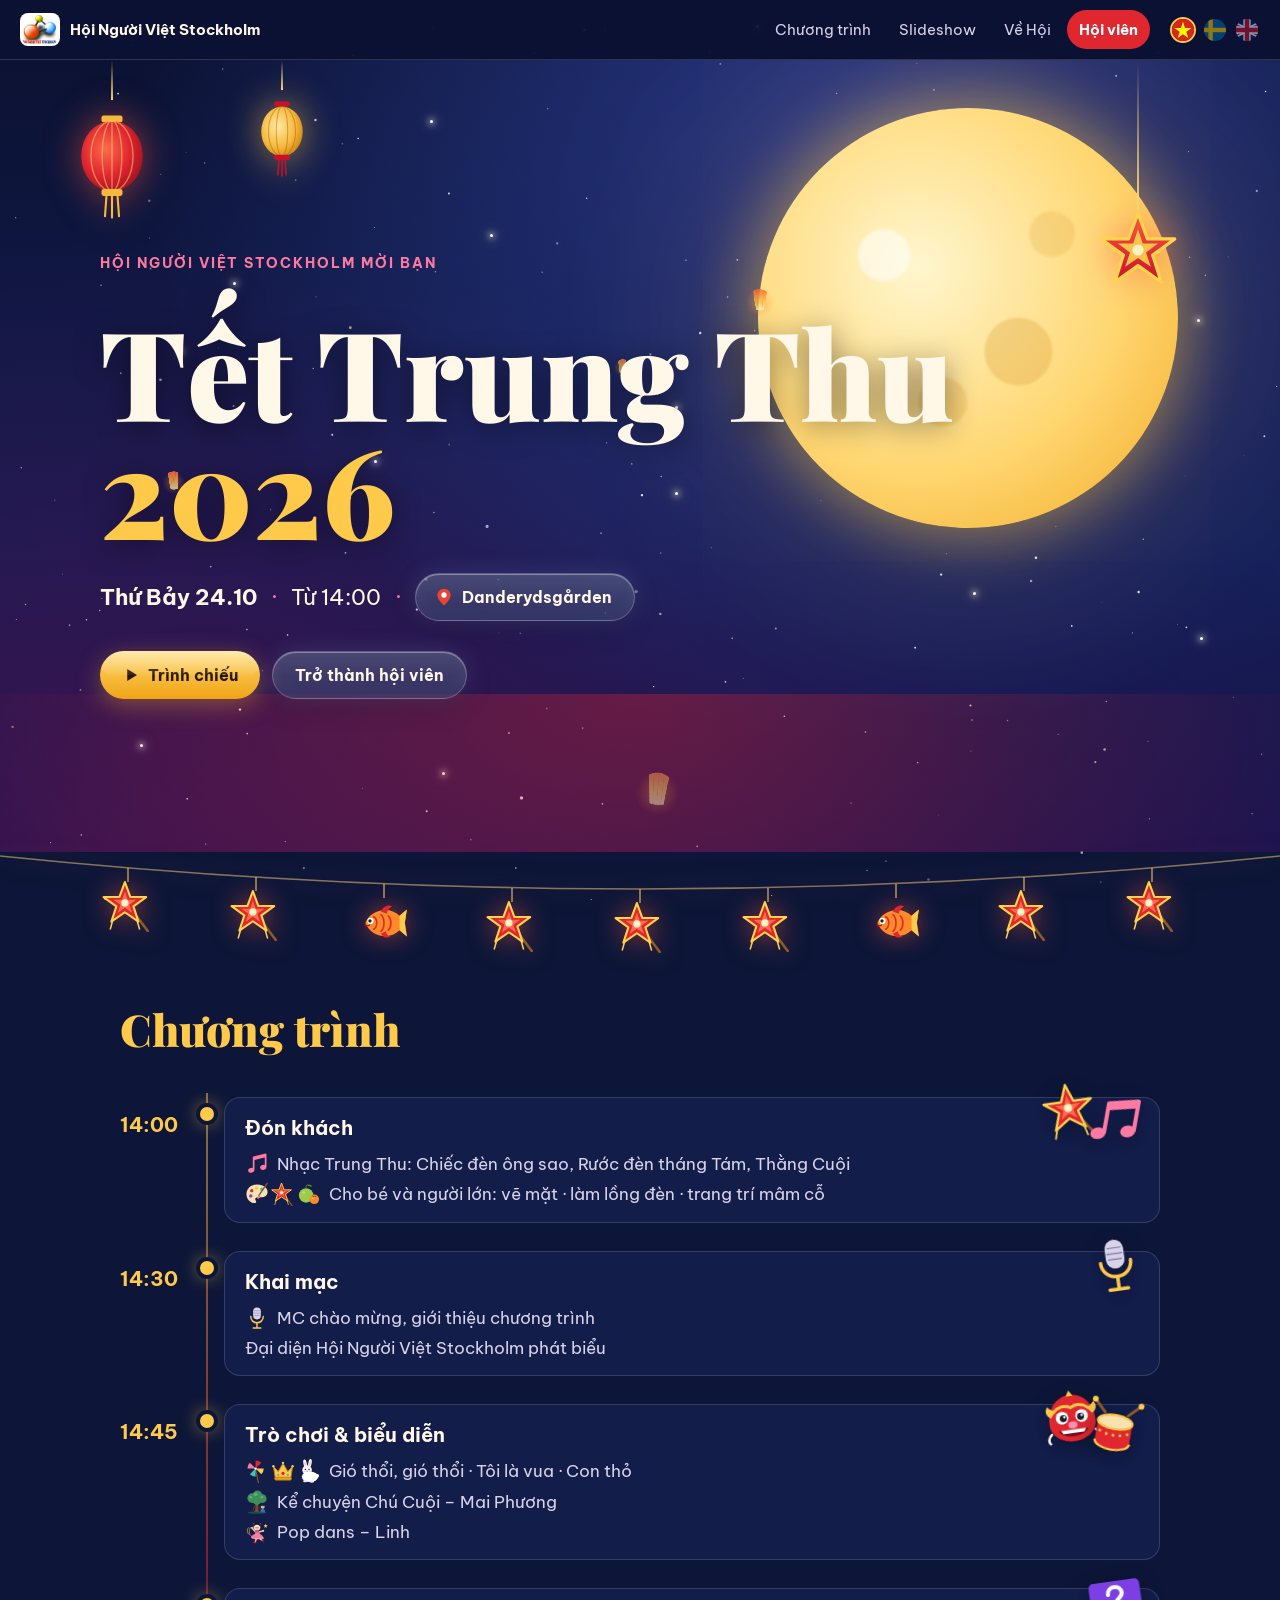
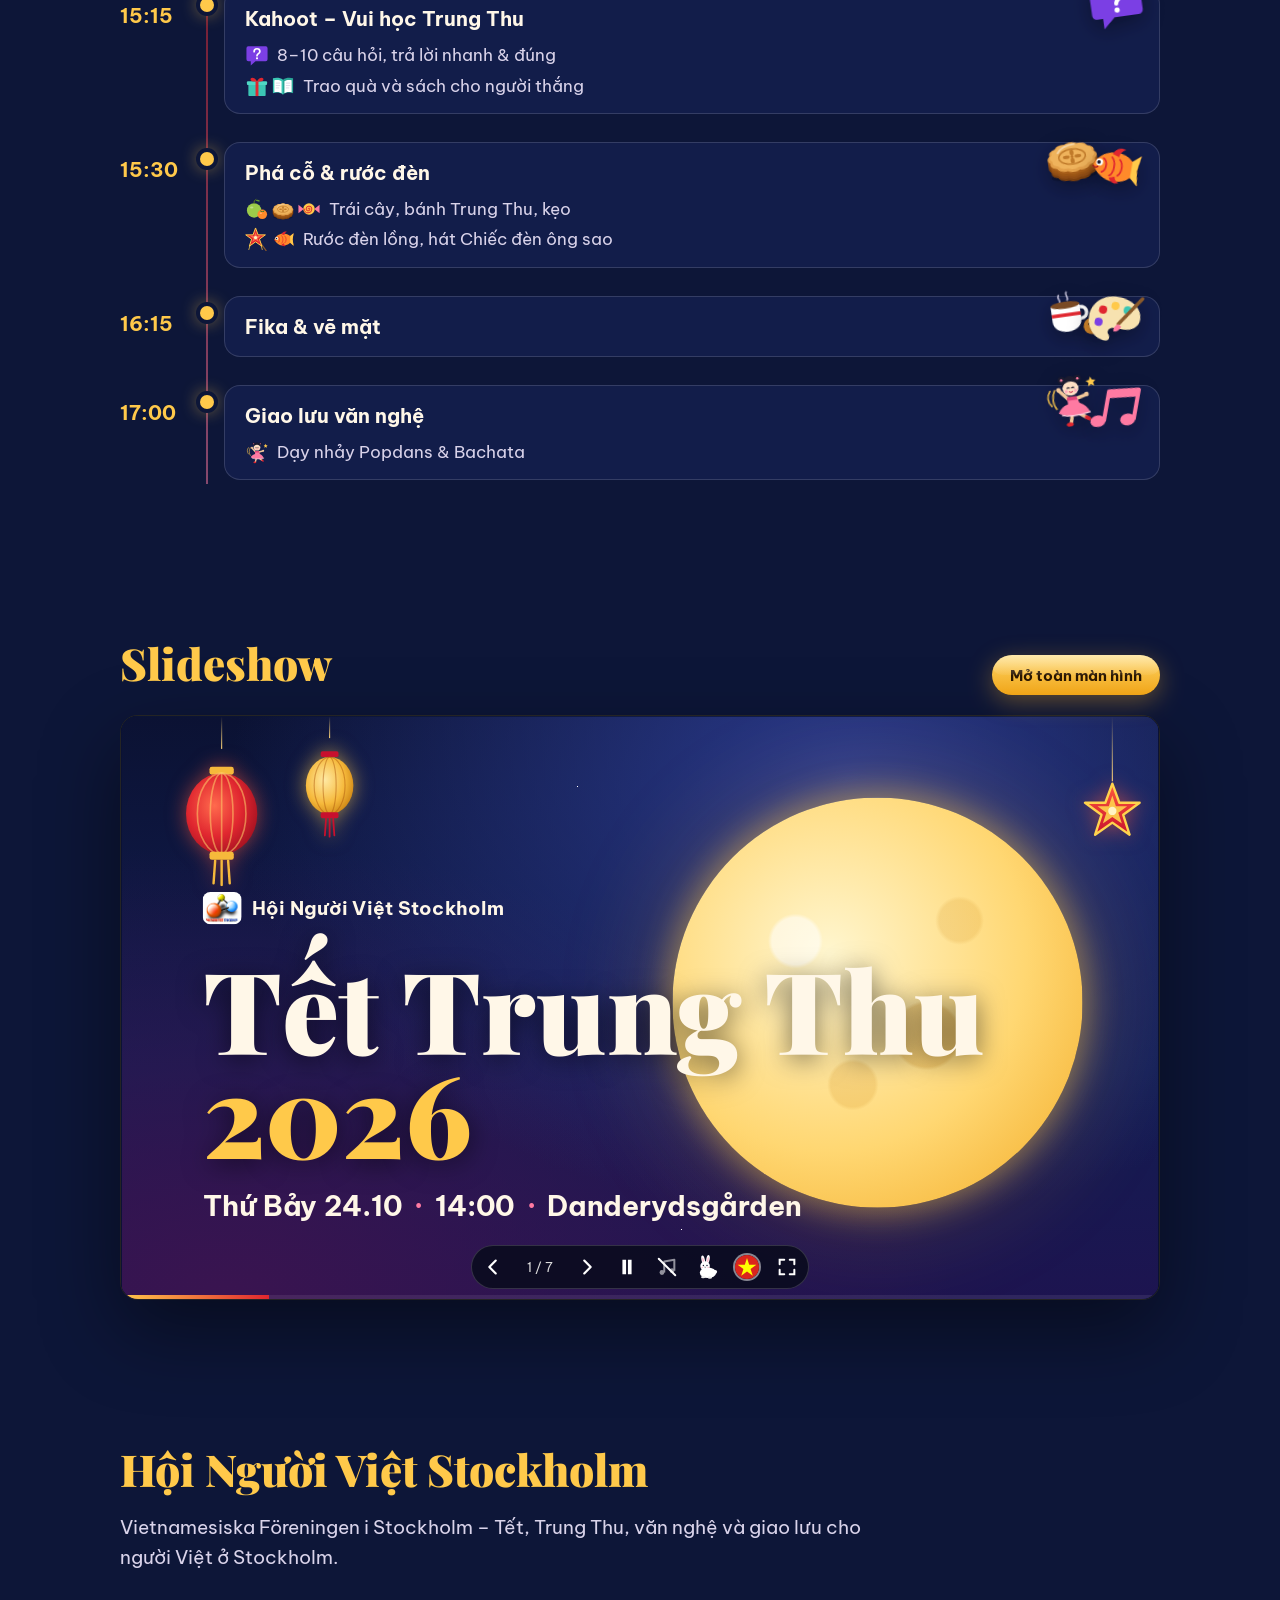
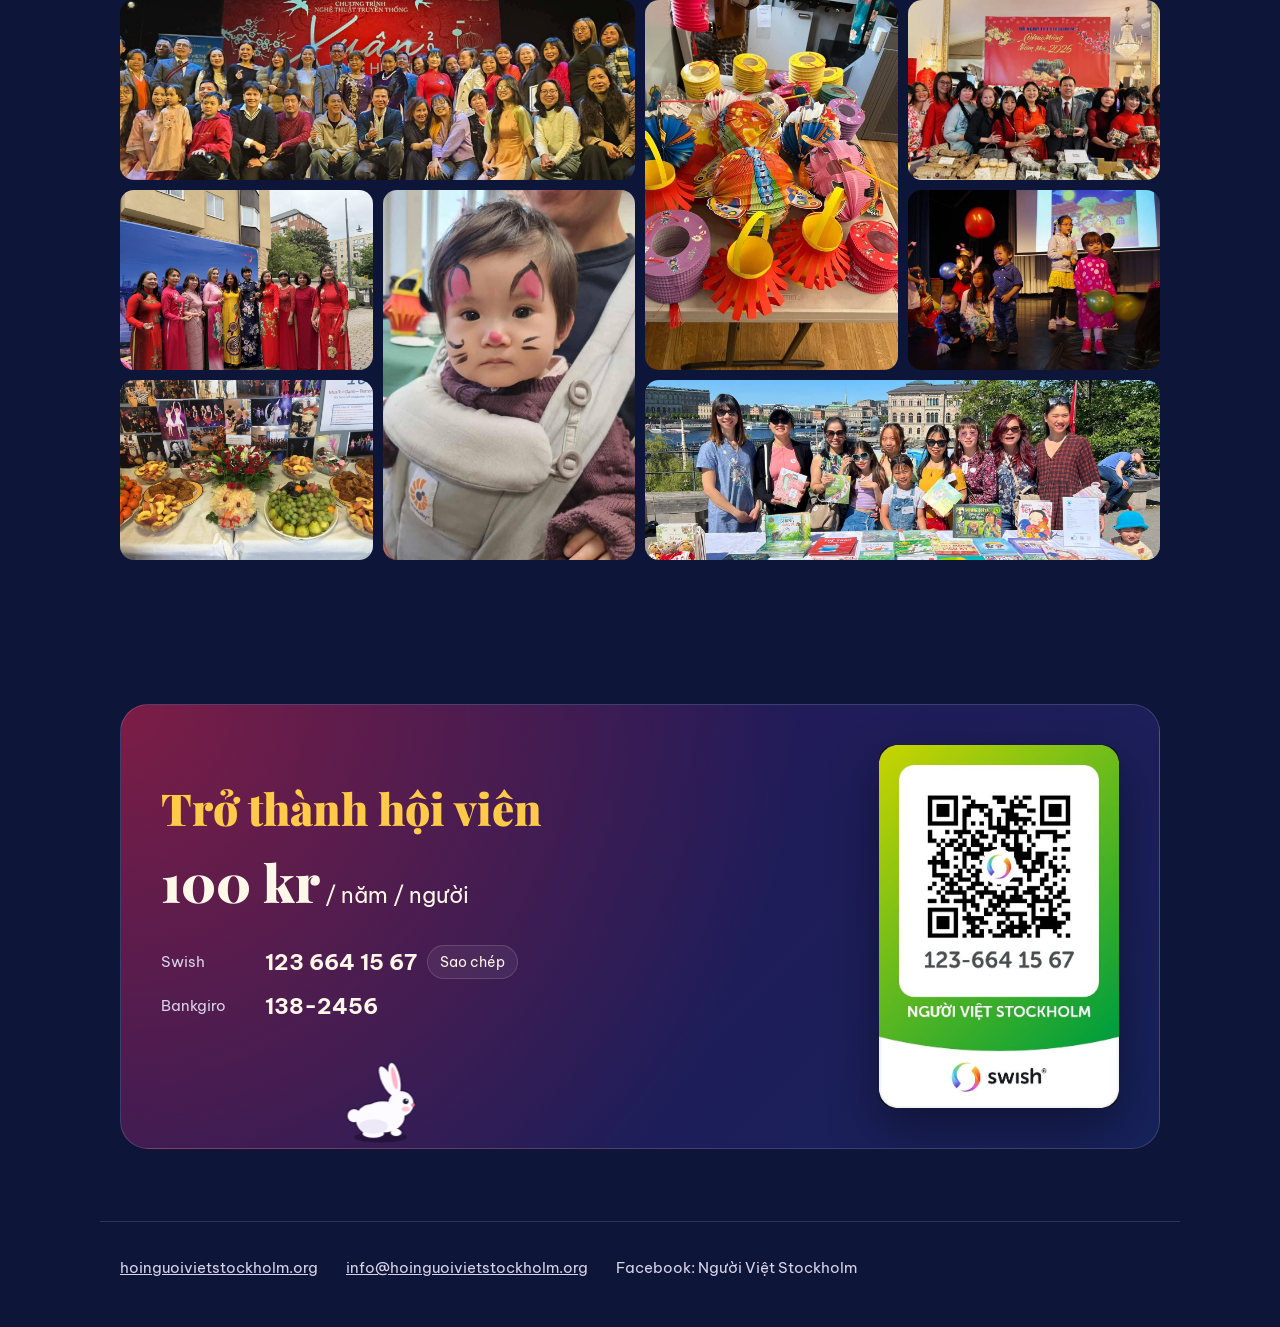
<file: index.html>
<!doctype html>
<html lang="vi">
<head>
  <meta charset="utf-8">
  <meta name="viewport" content="width=device-width, initial-scale=1">
  <title>Trung Thu 2026 · Hội Người Việt Stockholm</title>
  <meta name="description" content="Tết Trung Thu 2026 – Thứ Bảy 24/10, 14:00, Danderydsgården. Hội Người Việt Stockholm.">
  <meta property="og:title" content="Trung Thu 2026 · Hội Người Việt Stockholm">
  <meta property="og:description" content="Thứ Bảy 24/10 · 14:00 · Danderydsgården">
  <meta property="og:image" content="img/long-den.jpg">
  <meta name="theme-color" content="#0d1638">
  <link rel="icon" href="img/star.svg" type="image/svg+xml">
  <link rel="preconnect" href="https://fonts.googleapis.com">
  <link rel="preconnect" href="https://fonts.gstatic.com" crossorigin>
  <link rel="stylesheet" href="https://fonts.googleapis.com/css2?family=Be+Vietnam+Pro:wght@400;700&family=Playfair+Display:wght@900&display=swap">
  <link rel="stylesheet" href="base.css?v=10">
  <link rel="stylesheet" href="site.css?v=23">
</head>
<body>
  <a class="skip" href="#chuong-trinh" data-i18n="skip">Bỏ qua đến chương trình</a>

  <header class="top">
    <a class="brand" href="#" aria-label="Hội Người Việt Stockholm – đầu trang" data-i18n-attr="aria-label:to-top">
      <img src="img/logo-hnvs.png" alt="" width="40" height="33">
      <span>Hội Người Việt Stockholm</span>
    </a>
    <nav aria-label="Mục lục" data-i18n-attr="aria-label:nav">
      <a href="#chuong-trinh" data-i18n="prog">Chương trình</a>
      <a href="#slideshow" data-i18n="nav-slides">Slideshow</a>
      <a href="#hoi" data-i18n="nav-about">Về Hội</a>
      <a class="nav-cta" href="#hoi-vien" data-i18n="nav-member">Hội viên</a>
      <button type="button" class="nav-how" id="nav-how" hidden lang="en" aria-label="Log: how it all works"><svg width="18" height="18" viewBox="0 0 24 24" aria-hidden="true"><path d="M5 4.5A1.5 1.5 0 0 1 6.5 3H18a1 1 0 0 1 1 1v15a1 1 0 0 1-1 1H6.5A1.5 1.5 0 0 1 5 18.5z" fill="none" stroke="currentColor" stroke-width="2" stroke-linejoin="round"/><path d="M5 18.5A1.5 1.5 0 0 1 6.5 17H19M9 7.5h6M9 11h6" fill="none" stroke="currentColor" stroke-width="2" stroke-linecap="round"/></svg><span>Log</span></button>
    </nav>
    <div class="langs" role="group" aria-label="Ngôn ngữ" data-i18n-attr="aria-label:lang"></div>
  </header>

  <main>
    <section class="hero" aria-labelledby="hero-title">
      <div class="hero-sky" aria-hidden="true"></div>
      <div class="starfield" aria-hidden="true"></div>
      <div class="moon hero-moon" aria-hidden="true"></div>
      <div class="hang" style="left:6%;--string:40px;--dur:4.6s" aria-hidden="true"><svg width="70" height="119"><use href="img/deco.svg#lantern"/></svg></div>
      <div class="hang gold" style="left:20%;--string:30px;--dur:5.4s" aria-hidden="true"><svg width="52" height="88"><use href="img/deco.svg#lantern-gold"/></svg></div>
      <div class="hang" style="right:8%;--string:150px;--dur:6s" aria-hidden="true"><svg width="80" height="80"><use href="img/deco.svg#star"/></svg></div>

      <div class="hero-inner">
        <p class="eyebrow" data-i18n="eyebrow">Hội Người Việt Stockholm mời bạn</p>
        <h1 id="hero-title">Tết Trung Thu <span>2026</span></h1>
        <div class="when">
          <p><b data-i18n="date">Thứ Bảy 24.10</b><i aria-hidden="true">·</i><span data-i18n="from">Từ 14:00</span><i aria-hidden="true">·</i></p>
          <a class="btn btn-glass where" href="https://www.google.com/maps/search/?api=1&query=Danderydsg%C3%A5rden%2C%20Danderyd" target="_blank" rel="noopener">
            <svg class="pin" aria-hidden="true" width="20" height="20" viewBox="0 0 24 24"><path d="M12 2C7.6 2 4 5.4 4 9.8 4 15.5 12 22 12 22s8-6.5 8-12.2C20 5.4 16.4 2 12 2z" fill="#ea4335"/><circle cx="12" cy="9.6" r="3.2" fill="#fff"/></svg>Danderydsgården<span class="sr-only" data-i18n="open-map"> (mở Google Maps)</span></a>
        </div>
        <div class="cta">
          <a class="btn btn-gold" href="slides.html" data-fullscreen><svg aria-hidden="true" width="18" height="18" viewBox="0 0 24 24"><path d="M7 4v16l13-8z" fill="currentColor"/></svg><span data-i18n="play-slides">Trình chiếu</span></a>
          <a class="btn btn-glass" href="#hoi-vien" data-i18n="join">Trở thành hội viên</a>
        </div>
      </div>
    </section>

    <div class="bunting" aria-hidden="true"></div>

    <section id="chuong-trinh" class="wrap" aria-labelledby="ct-title">
      <h2 id="ct-title" data-i18n="prog">Chương trình</h2>
      <ol class="timeline" id="agenda"></ol>
    </section>


    <section id="slideshow" class="wrap" aria-labelledby="ss-title">
      <div class="row-head">
        <h2 id="ss-title" data-i18n="nav-slides">Slideshow</h2>
        <a class="btn btn-gold btn-sm" href="slides.html" data-fullscreen data-i18n="fullscreen">Mở toàn màn hình</a>
      </div>
      <div class="ss-grid">
        <div class="embed">
          <iframe title="Slideshow Trung Thu 2026" allow="fullscreen" allowfullscreen loading="lazy"></iframe>
        </div>
        <aside class="devtools" id="devtools" aria-label="Dev tools" hidden></aside>
      </div>
    </section>

    <section id="hoi" class="wrap" aria-labelledby="hoi-title">
      <h2 id="hoi-title" data-i18n="about-h">Hội Người Việt Stockholm</h2>
      <p class="lede" data-i18n="about-lede"><span lang="sv">Vietnamesiska Föreningen i Stockholm</span> – Tết, Trung Thu, văn nghệ và giao lưu cho người Việt ở Stockholm.</p>
      <ul class="gallery">
        <li class="g-wide"><img src="img/xuan-2026.jpg" alt="Đông đảo cộng đồng trên sân khấu chương trình Xuân 2026" data-i18n-attr="alt:alt-xuan" loading="lazy"></li>
        <li class="g-tall"><img src="img/long-den.jpg" alt="Lồng đèn giấy nhiều màu" data-i18n-attr="alt:alt-longden" loading="lazy"></li>
        <li><img src="img/tet-1.jpg" alt="Thành viên Hội bên quầy Tết, phông Chúc mừng năm mới 2026" data-i18n-attr="alt:alt-tet1" loading="lazy"></li>
        <li><img src="img/aodai.jpg" alt="Các chị em mặc áo dài" data-i18n-attr="alt:alt-aodai" loading="lazy"></li>
        <li class="g-tall"><img src="img/ve-mat-1.jpg" alt="Em bé được vẽ mặt mèo" data-i18n-attr="alt:alt-vemat" loading="lazy"></li>
        <li><img src="img/be-san-khau.jpg" alt="Các bé chơi bóng bay trên sân khấu" data-i18n-attr="alt:alt-besankhau" loading="lazy"></li>
        <li class="g-wide"><img src="img/sach.jpg" alt="Gian sách thiếu nhi ngoài trời bên bờ nước Stockholm" data-i18n-attr="alt:alt-sach" loading="lazy"></li>
        <li><img src="img/mam-co.jpg" alt="Mâm cỗ trái cây và bánh kẹo" data-i18n-attr="alt:alt-mamco" loading="lazy"></li>
      </ul>
    </section>

    <section id="hoi-vien" class="wrap" aria-labelledby="hv-title">
      <div class="member">
        <div class="member-text">
          <h2 id="hv-title" data-i18n="join">Trở thành hội viên</h2>
          <p class="price"><b>100 kr</b> <span class="nowrap" data-i18n="per-year">/ năm / người</span></p>
          <dl class="pay">
            <div><dt>Swish</dt><dd><span id="swish-no">123 664 15 67</span> <button class="copy" type="button" data-copy="1236641567" aria-describedby="swish-no" data-i18n="copy">Sao chép</button></dd></div>
            <div><dt>Bankgiro</dt><dd>138-2456</dd></div>
          </dl>
          <a class="btn btn-gold swish-btn" id="swish-open" href="#" data-i18n="swish-open">Mở Swish · 100 kr</a>
          <p class="note" role="status" aria-live="polite" id="copy-status"></p>
        </div>
        <img class="qr" src="img/swish-qr.jpg" alt="Mã QR Swish của Người Việt Stockholm, số 123 664 15 67" data-i18n-attr="alt:alt-qr" width="625" height="945">
      </div>
    </section>
  </main>

  <footer class="wrap foot">
    <ul>
      <li><a href="https://www.hoinguoivietstockholm.org" target="_blank" rel="noopener">hoinguoivietstockholm.org</a></li>
      <li><a href="mailto:info@hoinguoivietstockholm.org">info@hoinguoivietstockholm.org</a></li>
      <li>Facebook: Người Việt Stockholm</li>
    </ul>
  </footer>

  <dialog id="how" class="how" lang="en" aria-labelledby="how-title"></dialog>

  <dialog id="gate" lang="en">
    <form method="dialog" id="gate-form">
      <p class="gate-kicker">Restricted · admin only</p>
      <h2>Security question</h2>
      <p id="gate-q"></p>
      <input id="gate-a" autocomplete="off" autocapitalize="off" spellcheck="false" placeholder="Answer" aria-labelledby="gate-q">
      <p id="gate-msg" class="gate-msg" aria-live="polite"></p>
      <div class="gate-row">
        <button type="button" class="btn btn-glass btn-sm" id="gate-leave">Leave</button>
        <button class="btn btn-gold btn-sm" id="gate-go" value="default">Enter</button>
      </div>
    </form>
  </dialog>

  <canvas class="lanterns lanterns-back" aria-hidden="true"></canvas>
  <canvas class="lanterns lanterns-front" aria-hidden="true"></canvas>

  <script src="i18n.js?v=14"></script>
  <script src="data.js?v=10"></script>
  <script src="site.js?v=17"></script>
  <script src="howto.js?v=14"></script>
  <script src="admin.js?v=9"></script>
  <script src="lanterns.js?v=12"></script>
  <script src="rabbit.js?v=51"></script>
</body>
</html>
</file>
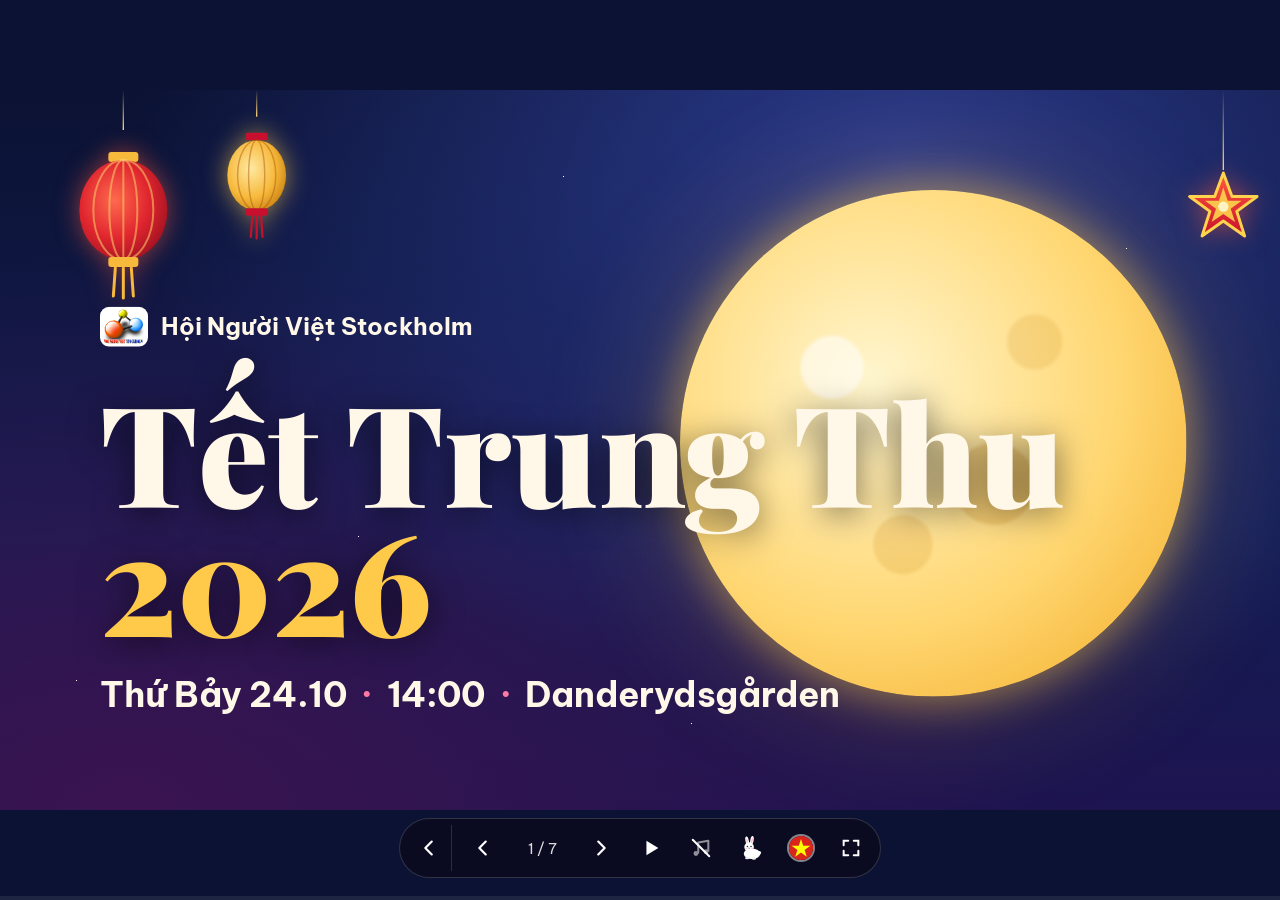
<file: slides.html>
<!doctype html>
<html lang="vi">
<head>
  <meta charset="utf-8">
  <meta name="viewport" content="width=device-width, initial-scale=1">
  <title>Slideshow · Trung Thu 2026</title>
  <meta name="theme-color" content="#000000">
  <link rel="icon" href="img/star.svg" type="image/svg+xml">
  <link rel="preconnect" href="https://fonts.googleapis.com">
  <link rel="preconnect" href="https://fonts.gstatic.com" crossorigin>
  <link rel="stylesheet" href="https://fonts.googleapis.com/css2?family=Be+Vietnam+Pro:wght@400;700&family=Playfair+Display:wght@900&display=swap">
  <link rel="stylesheet" href="base.css?v=10">
  <link rel="stylesheet" href="slides.css?v=20">
</head>
<body>
  <main class="viewer" aria-roledescription="trình chiếu" aria-label="Slideshow Trung Thu 2026">
    <div class="stage" id="stage">

      <!-- 1 · Title -->
      <section class="slide s-title sky" aria-roledescription="slide">
        <div class="moon s-moon"></div>
        <div class="hang h1"><svg width="150" height="255"><use href="img/deco.svg#lantern"/></svg></div>
        <div class="hang gold h2"><svg width="110" height="187"><use href="img/deco.svg#lantern-gold"/></svg></div>
        <div class="hang h3"><svg width="110" height="110"><use href="img/deco.svg#star"/></svg></div>
        <div class="t-body">
          <p class="kicker"><img src="img/logo-hnvs.png" alt="" width="72" height="60"> <span data-i18n="assoc">Hội Người Việt Stockholm</span></p>
          <h1>Tết Trung Thu<span>2026</span></h1>
          <p class="t-when"><span data-i18n="date">Thứ Bảy 24.10</span> <i>·</i> 14:00 <i>·</i> <span class="nowrap">Danderydsgården</span></p>
        </div>
      </section>

      <!-- 2 · About the association -->
      <section class="slide s-about" aria-roledescription="slide">
        <div class="about-text">
          <img class="about-logo" src="img/logo-hnvs.png" alt="" width="144" height="119">
          <h2 data-i18n="about-h">Hội Người Việt Stockholm</h2>
          <p class="sv" data-i18n="about-sub">Vietnamesiska Föreningen i Stockholm</p>
          <p class="big" data-i18n="about-big">Cùng nhau giữ Tết, giữ Trung Thu,<br>giữ tiếng Việt nơi xứ người.</p>
        </div>
        <div class="about-photos">
          <img class="p1" src="img/aodai.jpg" alt="Các chị em mặc áo dài">
          <img class="p2" src="img/hoi-truong.jpg" alt="Thành viên Hội trước một toà nhà">
          <img class="p3" src="img/tet-2.jpg" alt="Hội bên quầy Tết 2026">
        </div>
        <svg class="float f-a1"><use href="img/stickers.svg#starlantern"/></svg>
        <svg class="float f-a2"><use href="img/stickers.svg#lion"/></svg>
      </section>

      <!-- 3 · Activities -->
      <section class="slide s-acts" aria-roledescription="slide">
        <h2 data-i18n="acts">Hoạt động của Hội</h2>
        <ul class="acts">
          <li><img src="img/xuan-2026.jpg" alt=""><span data-i18n="act-xuan">Đón Xuân</span><svg class="tile-stk"><use href="img/stickers.svg#lion"/></svg></li>
          <li><img src="img/long-den.jpg" alt=""><span data-i18n="act-trungthu">Trung Thu</span><svg class="tile-stk"><use href="img/stickers.svg#starlantern"/></svg></li>
          <li><img src="img/be-san-khau.jpg" alt=""><span data-i18n="act-kids">Thiếu nhi</span><svg class="tile-stk"><use href="img/stickers.svg#rabbit"/></svg></li>
          <li><img src="img/sach.jpg" alt=""><span data-i18n="act-books">Sách tiếng Việt</span><svg class="tile-stk"><use href="img/stickers.svg#book"/></svg></li>
          <li><img src="img/tet-1.jpg" alt=""><span data-i18n="act-food">Ẩm thực</span><svg class="tile-stk"><use href="img/stickers.svg#mooncake"/></svg></li>
          <li><img src="img/dsq-1.jpg" alt=""><span data-i18n="act-community">Giao lưu</span><svg class="tile-stk"><use href="img/stickers.svg#dance"/></svg></li>
        </ul>
      </section>

      <!-- 4 · Membership -->
      <section class="slide s-member" aria-roledescription="slide">
        <div class="m-text">
          <h2 data-i18n="join">Trở thành hội viên</h2>
          <p class="m-price"><b>100 kr</b> <span data-i18n="per-year">/ năm / người</span></p>
          <dl>
            <div><dt>Swish</dt><dd>123 664 15 67</dd></div>
            <div><dt>Bankgiro</dt><dd>138-2456</dd></div>
            <div class="m-web"><dt>Website</dt><dd>hoinguoivietstockholm.org</dd></div>
          </dl>
        </div>
        <img class="m-qr" src="img/swish-qr.jpg" alt="Mã QR Swish, số 123 664 15 67">
      </section>

      <!-- 5–6 · Programme (filled from data.js) -->
      <section class="slide s-prog" aria-roledescription="slide" data-agenda="0-3">
        <h2><span data-i18n="prog">Chương trình</span> <small>1/2</small></h2>
        <ol class="prog"></ol>
        <svg class="float f-p1"><use href="img/stickers.svg#starlantern"/></svg>
        <svg class="float f-p2"><use href="img/stickers.svg#carp"/></svg>
      </section>
      <section class="slide s-prog" aria-roledescription="slide" data-agenda="3-7">
        <h2><span data-i18n="prog">Chương trình</span> <small>2/2</small></h2>
        <ol class="prog"></ol>
        <svg class="float f-p3"><use href="img/stickers.svg#mooncake"/></svg>
        <svg class="float f-p4"><use href="img/stickers.svg#banhdeo"/></svg>
        <svg class="float f-p5"><use href="img/stickers.svg#tea"/></svg>
      </section>

      <!-- 7 · Closing: Chú Cuội under the banyan on the moon, Chị Hằng and the jade rabbit -->
      <section class="slide s-end sky" aria-roledescription="slide">
        <div class="e-moonwrap">
          <div class="moon e-moon"></div>
          <svg class="e-cuoi" viewBox="0 0 400 400" aria-hidden="true">
            <defs><clipPath id="moonclip"><circle cx="200" cy="200" r="200"/></clipPath></defs>
            <g clip-path="url(#moonclip)" fill="#b8721a" opacity=".5">
              <!-- banyan tree -->
              <path d="M150 330c8-40 10-80 4-120h36c-6 40-4 80 4 120z"/>
              <path d="M160 250c-20 10-30 40-32 80M186 250c22 12 30 40 30 80M170 220c-4 30-2 70 0 110" stroke="#b8721a" stroke-width="5" fill="none"/>
              <circle cx="110" cy="180" r="56"/><circle cx="170" cy="130" r="64"/><circle cx="240" cy="170" r="56"/>
              <circle cx="190" cy="200" r="50"/><circle cx="80" cy="220" r="36"/><circle cx="270" cy="220" r="34"/>
              <!-- Chú Cuội sitting by the trunk, knees up -->
              <circle cx="232" cy="282" r="14"/>
              <path d="M220 296c-6 14-6 30 0 40h34c10-4 18-14 18-26l-14-2c0 8-4 14-10 16-2-12-8-24-28-28z"/>
              <path d="M244 300l22-18" stroke="#b8721a" stroke-width="7" stroke-linecap="round"/>
              <path d="M40 336c80-10 240-10 330 0v80H40z"/>
            </g>
          </svg>
          <svg class="e-rabbit"><use href="img/stickers.svg#rabbit"/></svg>
        </div>

        <svg class="e-hang" viewBox="0 0 420 320" aria-hidden="true">
          <g fill="none" stroke-linecap="round">
            <path stroke="#ff9dbb" stroke-width="7" d="M250 120C200 170 140 150 90 190S10 260 0 300">
              <animate attributeName="d" dur="5s" repeatCount="indefinite"
                values="M250 120C200 170 140 150 90 190S10 260 0 300;M250 120C200 150 140 190 90 180S20 280 0 290;M250 120C200 170 140 150 90 190S10 260 0 300"/>
            </path>
            <path stroke="#ffe08a" stroke-width="5" d="M262 130C230 200 180 210 140 250S70 300 40 320">
              <animate attributeName="d" dur="6.5s" repeatCount="indefinite"
                values="M262 130C230 200 180 210 140 250S70 300 40 320;M262 130C230 180 170 230 140 240S80 310 40 310;M262 130C230 200 180 210 140 250S70 300 40 320"/>
            </path>
          </g>
          <path fill="#1b1b2f" d="M264 60C246 70 244 96 234 118S206 156 190 186C212 168 232 146 246 122S262 86 274 68z">
            <animate attributeName="d" dur="5.5s" repeatCount="indefinite"
              values="M264 60C246 70 244 96 234 118S206 156 190 186C212 168 232 146 246 122S262 86 274 68z;M264 60C248 72 240 98 228 120S196 154 178 178C204 166 228 148 242 124S262 86 274 68z;M264 60C246 70 244 96 234 118S206 156 190 186C212 168 232 146 246 122S262 86 274 68z"/>
          </path>
          <path d="M268 96c20 30 26 70 4 104-18 26-60 48-120 60 44-26 76-54 90-86 12-28 12-54 26-78z" fill="#ffe3ec"/>
          <path d="M268 96c-12 26-14 52-26 80-10 22-30 40-54 56 40-10 68-30 82-56 14-26 10-56-2-80z" fill="#ff9dbb"/>
          <path d="M262 104l20-2-6 22z" fill="#e0262f"/>
          <path d="M270 110c18 4 36 2 52-10" stroke="#ffe0c4" stroke-width="9" fill="none" stroke-linecap="round"/>
          <path d="M322 100v18" stroke="#ffd77a" stroke-width="2"/>
          <ellipse cx="322" cy="130" rx="12" ry="14" fill="#e0262f"/>
          <ellipse cx="322" cy="130" rx="6" ry="14" fill="none" stroke="#ffd77a" stroke-opacity=".6" stroke-width="2"/>
          <circle cx="276" cy="74" r="18" fill="#ffe0c4"/>
          <!-- hair: crown and fringe swept to the side, a high bun with a lotus flower and gold pin -->
          <path d="M257 80C252 60 266 50 280 52S298 62 294 72C290 64 282 60 274 62C268 66 262 72 257 80z" fill="#1b1b2f"/>
          <path d="M262 84c-4 6-4 14 0 20 2-8 3-14 6-20z" fill="#1b1b2f"/>
          <ellipse cx="270" cy="46" rx="12" ry="10" fill="#1b1b2f"/>
          <ellipse cx="262" cy="40" rx="7" ry="6" fill="#1b1b2f"/>
          <path d="M276 40l18-12" stroke="#ffc94a" stroke-width="3" stroke-linecap="round"/>
          <path d="M292 30v10" stroke="#ffc94a" stroke-width="1.5"/><circle cx="292" cy="42" r="2.6" fill="#e0262f"/>
          <g transform="translate(280 52)">
            <circle r="4.5" cx="-5" fill="#ff9dbb"/><circle r="4.5" cx="5" fill="#ff9dbb"/><circle r="4.5" cy="-5" fill="#ffc2d4"/><circle r="4.5" cy="4" fill="#ff7aa2"/><circle r="2.4" fill="#ffd34d"/>
          </g>
          <!-- face: closed smiling eye with lashes, blush, red lips -->
          <path d="M280 75q3-3 6 0" stroke="#1b1b2f" stroke-width="2" fill="none" stroke-linecap="round"/>
          <path d="M281 74l-1-3M284 73l0-3" stroke="#1b1b2f" stroke-width="1.2" stroke-linecap="round"/>
          <ellipse cx="285" cy="81" rx="4" ry="2.4" fill="#ff9dbb" opacity=".75"/>
          <path d="M283 86q3 2.5 6 0" stroke="#d2264f" stroke-width="2.4" fill="none" stroke-linecap="round"/>
        </svg>

        <div class="sky-lanterns" aria-hidden="true"><i></i><i></i><i></i><i></i><i></i><i></i><i></i></div>

        <div class="e-body">
          <h2 data-i18n="end-h">Trung Thu vui vẻ!</h2>
          <p class="e-tale" data-i18n="end-line">Chúc cả nhà một mùa trăng tròn đầy, ấm áp và vui tươi!</p>
          <ul class="e-contact">
            <li>hoinguoivietstockholm.org</li>
            <li>info@hoinguoivietstockholm.org</li>
            <li>Facebook: Người Việt Stockholm</li>
          </ul>
        </div>
      </section>

    </div>

    <nav class="controls" id="controls" aria-label="Điều khiển slideshow">
      <a class="home" href="./" aria-label="Về trang chủ" target="_top"><svg width="22" height="22" viewBox="0 0 24 24" aria-hidden="true"><path d="M15 5l-7 7 7 7" fill="none" stroke="currentColor" stroke-width="2.4" stroke-linecap="round" stroke-linejoin="round"/></svg></a>
      <button type="button" id="prev" aria-label="Slide trước"><svg width="22" height="22" viewBox="0 0 24 24" aria-hidden="true"><path d="M15 5l-7 7 7 7" fill="none" stroke="currentColor" stroke-width="2.4" stroke-linecap="round" stroke-linejoin="round"/></svg></button>
      <span class="count" id="count" aria-hidden="true">1 / 7</span>
      <button type="button" id="next" aria-label="Slide sau"><svg width="22" height="22" viewBox="0 0 24 24" aria-hidden="true"><path d="M9 5l7 7-7 7" fill="none" stroke="currentColor" stroke-width="2.4" stroke-linecap="round" stroke-linejoin="round"/></svg></button>
      <button type="button" id="play" aria-label="Tự chạy" aria-pressed="false">
        <svg class="i-play" width="22" height="22" viewBox="0 0 24 24" aria-hidden="true"><path d="M7 4v16l13-8z" fill="currentColor"/></svg>
        <svg class="i-pause" width="22" height="22" viewBox="0 0 24 24" aria-hidden="true"><path d="M7 4h4v16H7zM13 4h4v16h-4z" fill="currentColor"/></svg>
      </button>
      <div class="vol-wrap">
      <div class="vol" id="vol"><input type="range" id="volume" min="0" max="100" step="1" aria-label="Âm lượng"></div>
      <button type="button" id="music" aria-label="Bật nhạc" aria-pressed="false" hidden>
        <svg class="i-on" width="22" height="22" viewBox="0 0 24 24" aria-hidden="true"><path d="M9 18V6l11-2v12" fill="none" stroke="currentColor" stroke-width="2.2" stroke-linejoin="round"/><circle cx="6.5" cy="18" r="2.6" fill="currentColor"/><circle cx="17.5" cy="16" r="2.6" fill="currentColor"/></svg>
        <svg class="i-off" width="22" height="22" viewBox="0 0 24 24" aria-hidden="true"><g opacity=".55"><path d="M9 18V6l11-2v12" fill="none" stroke="currentColor" stroke-width="2.2" stroke-linejoin="round"/><circle cx="6.5" cy="18" r="2.6" fill="currentColor"/><circle cx="17.5" cy="16" r="2.6" fill="currentColor"/></g><path d="M3 3l18 18" stroke="currentColor" stroke-width="2.2" stroke-linecap="round"/></svg>
      </button>
      </div>
      <button type="button" id="rabbit" aria-pressed="true" aria-label="Tắt thỏ">
        <svg class="i-rabbit" width="24" height="24" aria-hidden="true"><use href="img/stickers.svg#rabbit"/></svg>
        <svg class="i-slash" width="24" height="24" viewBox="0 0 24 24" aria-hidden="true"><path d="M3 3l18 18" stroke="currentColor" stroke-width="2.2" stroke-linecap="round"/></svg>
      </button>
      <button type="button" id="lang" class="lang-btn"></button>
      <button type="button" id="fs" aria-label="Toàn màn hình" aria-pressed="false">
        <svg class="i-enter" width="22" height="22" viewBox="0 0 24 24" aria-hidden="true"><path d="M4 9V4h5M20 9V4h-5M4 15v5h5M20 15v5h-5" fill="none" stroke="currentColor" stroke-width="2.2" stroke-linecap="round"/></svg>
        <svg class="i-exit" width="22" height="22" viewBox="0 0 24 24" aria-hidden="true"><path d="M9 4v5H4M15 4v5h5M9 20v-5H4M15 20v-5h5" fill="none" stroke="currentColor" stroke-width="2.2" stroke-linecap="round"/></svg>
      </button>
    </nav>
    <div class="bar" aria-hidden="true"><i id="bar"></i></div>
    <p class="sr-only" aria-live="polite" id="live"></p>
  </main>

  <script src="i18n.js?v=14"></script>
  <script src="data.js?v=10"></script>
  <script src="rabbit.js?v=51"></script>
  <script src="slides.js?v=35"></script>
</body>
</html>
</file>
<file: base.css>
:root {
  --night: #0d1638;
  --night-2: #16225a;
  --ink: #fff7e8;
  --ink-soft: #d9d3ea;
  --gold: #ffc94a;
  --gold-deep: #f0a417;
  --red: #e0262f;
  --red-deep: #a8101f;
  --pink: #ff7aa2;
  --teal: #3cc6b4;
  --card: rgba(255, 255, 255, .06);
  --line: rgba(255, 255, 255, .14);
  --display: "Playfair Display", Georgia, "Times New Roman", serif;
  --body: "Be Vietnam Pro", system-ui, -apple-system, "Segoe UI", Roboto, sans-serif;
  color-scheme: dark;
}

*, *::before, *::after { box-sizing: border-box; }
html, body { margin: 0; }
body {
  background: var(--night);
  color: var(--ink);
  font-family: var(--body);
  -webkit-font-smoothing: antialiased;
}
img { max-width: 100%; display: block; }
a { color: var(--gold); }

:focus-visible { outline: 3px solid var(--gold); outline-offset: 3px; border-radius: 6px; }

.sr-only {
  position: absolute; width: 1px; height: 1px; padding: 0; margin: -1px;
  overflow: hidden; clip: rect(0 0 0 0); white-space: nowrap; border: 0;
}

/* Moon */
.moon {
  border-radius: 50%;
  background:
    radial-gradient(circle at 30% 35%, rgba(255,255,255,.55) 0 6%, transparent 7%),
    radial-gradient(circle at 62% 58%, rgba(214,150,40,.28) 0 9%, transparent 10%),
    radial-gradient(circle at 44% 70%, rgba(214,150,40,.22) 0 6%, transparent 7%),
    radial-gradient(circle at 70% 30%, rgba(214,150,40,.2) 0 5%, transparent 6%),
    radial-gradient(circle at 38% 38%, #fff6cf, #ffd772 55%, #f2a922 100%);
  box-shadow: 0 0 60px 10px rgba(255, 201, 74, .45), 0 0 180px 40px rgba(255, 170, 50, .18);
}

/* Starry sky */
.sky {
  background:
    radial-gradient(1.5px 1.5px at 12% 18%, #fff 50%, transparent 51%),
    radial-gradient(1px 1px at 28% 62%, #fff 50%, transparent 51%),
    radial-gradient(1.5px 1.5px at 44% 12%, #fff 50%, transparent 51%),
    radial-gradient(1px 1px at 63% 40%, #fff 50%, transparent 51%),
    radial-gradient(1.5px 1.5px at 78% 76%, #fff 50%, transparent 51%),
    radial-gradient(1px 1px at 88% 22%, #fff 50%, transparent 51%),
    radial-gradient(1px 1px at 6% 82%, #fff 50%, transparent 51%),
    radial-gradient(1px 1px at 54% 88%, #fff 50%, transparent 51%),
    radial-gradient(ellipse at 70% 10%, #2a3a8c 0%, transparent 60%),
    radial-gradient(ellipse at 10% 100%, #3a1450 0%, transparent 55%),
    linear-gradient(180deg, #0b1233 0%, #121d52 60%, #1d1450 100%);
}

/* Hanging lanterns */
.hang { position: absolute; top: 0; transform-origin: top center; pointer-events: none; }
.hang::before {
  content: ""; display: block; width: 2px; margin: 0 auto; height: var(--string, 60px);
  background: linear-gradient(#ffd77a00, #ffd77a);
}
.hang svg { display: block; filter: drop-shadow(0 0 18px rgba(255, 90, 60, .55)); }
.hang.gold svg { filter: drop-shadow(0 0 18px rgba(255, 201, 74, .6)); }
@media (prefers-reduced-motion: no-preference) {
  .hang { animation: swing var(--dur, 5s) ease-in-out infinite alternate; }
}
@keyframes swing { from { transform: rotate(-4deg); } to { transform: rotate(4deg); } }
</file>
<file: site.css>
html { scroll-behavior: smooth; scroll-padding-top: 72px; }
@media (prefers-reduced-motion: reduce) { html { scroll-behavior: auto; } }
body { line-height: 1.55; font-size: 17px; }

.skip { position: absolute; left: 12px; top: -60px; z-index: 50; background: var(--gold); color: var(--night); padding: 10px 14px; border-radius: 8px; font-weight: 700; }
.skip:focus { top: 12px; }

.wrap { max-width: 1080px; margin: 0 auto; padding: 72px 20px; }
h2 { font-family: var(--display); font-weight: 900; font-size: clamp(30px, 5vw, 44px); line-height: 1.15; margin: 0 0 28px; color: var(--gold); }

/* Header */
.top {
  position: sticky; top: 0; z-index: 20;
  display: flex; align-items: center; justify-content: space-between; gap: 16px;
  padding: 10px 20px;
  background: rgba(11, 18, 51, .94); /* solid, not frosted: the lanterns behind it move every frame */
  border-bottom: 1px solid var(--line);
}
.brand { display: flex; align-items: center; gap: 10px; color: var(--ink); text-decoration: none; font-weight: 700; font-size: 15px; }
.brand img { background: #fff; border-radius: 8px; padding: 2px; }
.top nav { display: flex; gap: 4px; }
.top nav a { color: var(--ink-soft); text-decoration: none; font-size: 15px; padding: 8px 12px; border-radius: 999px; white-space: nowrap; }
.top nav a:hover { color: var(--ink); background: var(--card); }
.top nav .nav-cta { background: var(--red); color: #fff; font-weight: 700; }
.top nav .nav-cta:hover { background: #f03a42; }
@media (max-width: 760px) {
  .brand span { display: none; }
  .top nav a:not(.nav-cta):nth-child(3) { display: none; }
  .top nav a { padding: 8px 10px; font-size: 14px; }
}
@media (max-width: 400px) { .top nav a:nth-child(2) { display: none; } }

/* Language flags */
.langs { display: flex; gap: 6px; margin-left: 4px; }
.langs button {
  width: 26px; height: 26px; padding: 0; border-radius: 50%; overflow: hidden; cursor: pointer;
  border: 2px solid transparent; background: none; opacity: .55; transition: opacity .15s, border-color .15s, transform .15s;
}
.langs button svg { display: block; width: 100%; height: 100%; }
.langs button:hover { opacity: .9; transform: scale(1.08); }
.langs button[aria-pressed="true"] { opacity: 1; border-color: var(--gold); }
.top { justify-content: flex-start; }
.top nav { margin-left: auto; }
@media (max-width: 760px) { .langs { gap: 4px; } .langs button { width: 24px; height: 24px; } }

/* Buttons */
.btn {
  display: inline-flex; align-items: center; justify-content: center; gap: 8px;
  min-height: 48px; padding: 12px 22px; border-radius: 999px;
  font: 700 16px/1 var(--body); text-decoration: none; cursor: pointer; border: 0;
  transition: transform .15s, box-shadow .15s, background .15s;
}
.btn:hover { transform: translateY(-1px); }
.btn-gold { background: linear-gradient(180deg, #ffd768, var(--gold-deep)); color: #2a1600; box-shadow: 0 6px 24px rgba(255, 180, 40, .35); }
.btn-gold { position: relative; overflow: hidden; }
.btn-gold::after { /* glossy sheen */
  content: ""; position: absolute; inset: 0 0 50% 0; border-radius: inherit;
  background: linear-gradient(rgba(255, 255, 255, .45), rgba(255, 255, 255, .05)); pointer-events: none;
}
/* Frosted glass: blurs whatever floats behind it (the lanterns), with a soft inner gloss and glow */
.btn-glass {
  color: var(--ink);
  background: linear-gradient(180deg, rgba(255, 255, 255, .18), rgba(255, 255, 255, .06));
  border: 1px solid rgba(255, 255, 255, .22);
  box-shadow: inset 0 1px 0 rgba(255, 255, 255, .35), inset 0 -8px 16px rgba(255, 255, 255, .04), 0 0 22px rgba(160, 180, 255, .18), 0 8px 24px rgba(0, 0, 0, .25);
  background-color: rgba(30, 40, 90, .55);
}
.btn-glass:hover { background: linear-gradient(180deg, rgba(255, 255, 255, .26), rgba(255, 255, 255, .1)); box-shadow: inset 0 1px 0 rgba(255, 255, 255, .45), 0 0 28px rgba(160, 180, 255, .3), 0 8px 24px rgba(0, 0, 0, .25); }
.btn-sm { min-height: 40px; padding: 10px 18px; font-size: 15px; }

/* Hero */
.hero { position: relative; overflow: hidden; min-height: min(88vh, 820px); display: flex; align-items: center; padding: 120px 20px 80px; }
.hero-sky {
  position: absolute; inset: 0; z-index: 0;
  background:
    radial-gradient(ellipse at 70% 10%, #2a3a8c 0%, transparent 60%),
    radial-gradient(ellipse at 10% 100%, #3a1450 0%, transparent 55%),
    linear-gradient(180deg, #0b1233 0%, #121d52 60%, #1d1450 100%);
}
/* Stars for the whole page (site.js): fixed layers that drift even less than the moon */
.starfield { position: fixed; inset: 0; z-index: 0; pointer-events: none; overflow: hidden; }
.starfield > div { position: absolute; left: 0; top: 0; width: 100%; will-change: transform; }
.starfield canvas { display: block; width: 100%; }
.starfield i {
  position: absolute; width: 3px; height: 3px; margin: -1.5px; border-radius: 50%; background: #fff;
  box-shadow: 0 0 6px 1px rgba(255, 255, 255, .8), 0 0 14px 2px rgba(255, 220, 150, .35);
}
@media (prefers-reduced-motion: no-preference) {
  .starfield i { animation: twinkle var(--t, 3s) ease-in-out var(--d, 0s) infinite alternate; }
}
@keyframes twinkle { from { opacity: .15; transform: scale(.6); } to { opacity: 1; transform: scale(1.15); } }
.hero .hang { z-index: 1; }
/* The moon hangs in the sky of the whole page: fixed to the screen, drifting only a little as
   you scroll (site.js), behind the content and the rising lanterns. */
.hero .hero-moon { position: fixed; z-index: 0; will-change: transform, opacity; }
.hero::after { /* soft hill of warm light at the bottom */
  content: ""; position: absolute; inset: auto -10% -40% -10%; height: 60%;
  background: radial-gradient(ellipse at 50% 0%, rgba(224, 38, 47, .35), transparent 65%);
  pointer-events: none;
}
.hero-moon { position: absolute; width: clamp(200px, 34vw, 420px); aspect-ratio: 1; right: 8%; top: 12%; }
.hero-inner { position: relative; z-index: 2; max-width: 1080px; width: 100%; margin: 0 auto; }
.eyebrow { text-transform: uppercase; letter-spacing: .14em; font-size: 14px; font-weight: 700; color: var(--pink); margin: 0; }
.hero h1 {
  font-family: var(--display); font-weight: 900; margin: 0; padding-top: .3em; /* room for the stacked accent on “Tết” */
  font-size: clamp(52px, 11vw, 124px); line-height: .95;
  text-shadow: 0 4px 30px rgba(0, 0, 0, .45);
}
.hero h1 span { display: block; color: var(--gold); }
/* Info is plain text; everything clickable is a .btn (gold = main action, ghost = the rest). */
.when { display: flex; flex-wrap: wrap; align-items: center; gap: 10px 14px; margin: 26px 0 0; font-size: 22px; color: var(--ink); }
.when p { display: flex; flex-wrap: wrap; align-items: baseline; gap: 4px 14px; margin: 0; }
.when b { font-weight: 700; }
.when i { font-style: normal; color: var(--pink); }
.where .pin { flex: none; margin-left: -4px; }
@media (prefers-reduced-motion: no-preference) { .where .pin { animation: drop 2.4s ease-in-out infinite; } }
@keyframes drop { 0%, 70%, 100% { transform: translateY(0); } 80% { transform: translateY(-5px); } 90% { transform: translateY(0); } }
.hero .cta { margin-top: 30px; }
.cta { display: flex; flex-wrap: wrap; gap: 12px; }
@media (max-width: 640px) {
  .hero { padding-top: 220px; align-items: flex-end; }
  .hero-moon { right: -40px; top: 40px; }
}

/* Timeline */
.timeline { list-style: none; margin: 0; padding: 0; position: relative; }
.timeline::before { content: ""; position: absolute; left: 86px; top: 10px; bottom: 10px; width: 2px; background: linear-gradient(var(--gold), var(--red), var(--pink)); opacity: .5; }
.timeline > li { position: relative; display: grid; grid-template-columns: 70px 1fr; gap: 34px; padding: 14px 0; }
.timeline > li::before { content: ""; position: absolute; left: 80px; top: 24px; width: 14px; height: 14px; border-radius: 50%; background: var(--gold); box-shadow: 0 0 0 4px var(--night), 0 0 18px var(--gold); }
.timeline time { font-weight: 700; font-size: 20px; color: var(--gold); padding-top: 12px; font-variant-numeric: tabular-nums; }
.timeline .card { position: relative; background: rgba(22, 32, 82, .72); border: 1px solid var(--line); border-radius: 16px; padding: 14px 20px; padding-right: 120px; }
.card-stk { position: absolute; right: 14px; top: -16px; display: flex; }
.card-stk .stk { width: 58px; height: 58px; filter: drop-shadow(0 6px 10px rgba(0, 0, 0, .35)); }
.card-stk .stk + .stk { margin-left: -14px; }
.card-stk .stk:nth-child(odd) { transform: rotate(-8deg); }
.card-stk .stk:nth-child(even) { transform: rotate(10deg) translateY(10px); }
@media (prefers-reduced-motion: no-preference) {
  .card-stk { animation: bob 3.2s ease-in-out infinite alternate; }
  .timeline > li:nth-child(even) .card-stk { animation-duration: 2.7s; animation-delay: -1s; }
}
@keyframes bob { from { translate: 0 0; rotate: -3deg; } to { translate: 0 -7px; rotate: 3deg; } }
.timeline ul li { display: flex; align-items: flex-start; gap: 8px; }
.li-stk { display: inline-flex; flex: none; gap: 2px; margin-top: 1px; }
.li-stk:empty { display: none; }
.li-stk .stk { width: 24px; height: 24px; }
.timeline h3 { margin: 0; font-size: 20px; }
.timeline ul { margin: 8px 0 0; padding: 0; color: var(--ink-soft); list-style: none; display: grid; gap: 4px; }
@media (max-width: 560px) {
  .timeline::before { left: 7px; }
  .timeline > li { grid-template-columns: 1fr; gap: 6px; padding-left: 30px; }
  .timeline > li::before { left: 0; top: 22px; }
  .timeline time { padding-top: 0; }
  .timeline .card { padding-right: 16px; padding-top: 40px; }
  .card-stk .stk { width: 50px; height: 50px; }
}

/* Slideshow embed */
.row-head { display: flex; align-items: baseline; justify-content: space-between; gap: 16px; flex-wrap: wrap; margin-bottom: 20px; }
.row-head h2 { margin: 0; }
.embed { aspect-ratio: 16 / 9; border-radius: 18px; overflow: hidden; border: 1px solid var(--line); box-shadow: 0 30px 80px rgba(0, 0, 0, .45); background: #000; }
.embed iframe { width: 100%; height: 100%; border: 0; display: block; }

/* About + gallery */
.lede { font-size: 19px; color: var(--ink-soft); max-width: 60ch; margin: -10px 0 28px; }
.gallery { list-style: none; margin: 0; padding: 0; display: grid; grid-template-columns: repeat(4, 1fr); grid-auto-rows: 180px; gap: 10px; grid-auto-flow: dense; }
.gallery li { border-radius: 14px; overflow: hidden; background: var(--night-2); }
.gallery img { width: 100%; height: 100%; object-fit: cover; transition: transform .5s; }
.gallery li:hover img { transform: scale(1.04); }
.g-wide { grid-column: span 2; }
.g-tall { grid-row: span 2; }
/* Gallery photos open in the lightbox */
.g-open { display: block; width: 100%; height: 100%; padding: 0; border: 0; background: none; cursor: zoom-in; border-radius: inherit; }
.lightbox {
  width: 100vw; height: 100vh; height: 100dvh; max-width: none; max-height: none; margin: 0; padding: 0; border: 0;
  background: rgba(6, 9, 28, .88); color: var(--ink); overflow: hidden;
}
.lightbox::backdrop { background: rgba(0, 0, 0, .4); backdrop-filter: blur(8px); -webkit-backdrop-filter: blur(8px); }
.lightbox[open] { display: grid; grid-template-columns: 80px 1fr 80px; align-items: center; animation: lb-in .25s ease-out; }
html.lb-open { overflow: hidden; }
.lightbox figure { margin: 0; height: 100%; display: flex; flex-direction: column; align-items: center; justify-content: center; gap: 14px; padding: 60px 0 50px; min-width: 0; }
.lb-img { max-width: 100%; max-height: calc(100dvh - 170px); object-fit: contain; border-radius: 14px; box-shadow: 0 30px 80px rgba(0, 0, 0, .6); user-select: none; -webkit-user-drag: none; }
.lb-img.from-right { animation: lb-slide-r .35s cubic-bezier(.2, .7, .2, 1); }
.lb-img.from-left { animation: lb-slide-l .35s cubic-bezier(.2, .7, .2, 1); }
.lightbox figcaption { max-width: 60ch; text-align: center; color: var(--ink-soft); font-size: 15px; padding: 0 12px; }
.lb-count { position: absolute; left: 0; right: 0; bottom: 14px; margin: 0; text-align: center; font-size: 14px; color: var(--ink-soft); font-variant-numeric: tabular-nums; }
.lb-btn {
  width: 52px; height: 52px; margin: 0 auto; display: grid; place-items: center; border-radius: 50%; cursor: pointer; color: var(--ink);
  background: linear-gradient(180deg, rgba(255, 255, 255, .18), rgba(255, 255, 255, .06)); border: 1px solid rgba(255, 255, 255, .22);
  box-shadow: inset 0 1px 0 rgba(255, 255, 255, .35), 0 8px 24px rgba(0, 0, 0, .3);
  backdrop-filter: blur(12px); -webkit-backdrop-filter: blur(12px);
}
.lb-btn:hover { background: linear-gradient(180deg, rgba(255, 255, 255, .28), rgba(255, 255, 255, .1)); }
.lb-close { position: absolute; top: 14px; right: 14px; width: 46px; height: 46px; z-index: 2; }
@media (max-width: 700px) {
  .lightbox[open] { grid-template-columns: 1fr; }
  .lightbox figure { padding: 64px 10px 120px; }
  .lb-img { max-height: calc(100dvh - 240px); }
  .lightbox figcaption { font-size: 14px; }
  .lb-prev, .lb-next { position: absolute; bottom: 30px; z-index: 2; }
  .lb-prev { left: calc(50% - 70px); } .lb-next { left: calc(50% + 18px); }
  .lb-count { bottom: 8px; }
}
@media (prefers-reduced-motion: reduce) { .lightbox[open], .lb-img.from-right, .lb-img.from-left { animation: none; } }
@keyframes lb-in { from { opacity: 0; } }
@keyframes lb-slide-r { from { opacity: 0; transform: translateX(40px); } }
@keyframes lb-slide-l { from { opacity: 0; transform: translateX(-40px); } }

@media (max-width: 700px) { .gallery { grid-template-columns: repeat(2, 1fr); grid-auto-rows: 140px; } }

/* Membership */
.member {
  display: grid; grid-template-columns: 1fr auto; gap: 40px; align-items: center;
  padding: 40px; border-radius: 28px;
  background: radial-gradient(circle at 0% 0%, rgba(224, 38, 47, .45), transparent 60%), linear-gradient(135deg, #2a1658, #16225a);
  border: 1px solid var(--line);
}
.member h2 { margin-bottom: 8px; }
/* The jade rabbit's pen (rabbit.js) */
.member { position: relative; overflow: hidden; }
.rabbit-pen { position: absolute; inset: 0; width: 100%; height: 100%; z-index: 3; pointer-events: none; }
.member.rabbit-hover { cursor: grab; }
.member.rabbit-grabbing, .member.rabbit-grabbing * { cursor: grabbing; user-select: none; -webkit-user-select: none; }
.price { font-size: 22px; margin: 0 0 22px; }
.price b { font-family: var(--display); font-weight: 900; font-size: 52px; color: var(--ink); }
.pay { margin: 0 0 24px; display: grid; gap: 10px; }
.pay div { display: flex; gap: 14px; align-items: center; flex-wrap: wrap; }
.pay dt { width: 90px; color: var(--ink-soft); font-size: 15px; }
.pay dd { margin: 0; font-size: 22px; font-weight: 700; font-variant-numeric: tabular-nums; display: flex; gap: 10px; align-items: center; }
.copy { font: 400 14px var(--body); color: var(--ink); background: var(--card); border: 1px solid var(--line); border-radius: 999px; padding: 6px 12px; min-height: 34px; cursor: pointer; }
.copy:hover { background: rgba(255, 255, 255, .14); }
.note { min-height: 1.5em; margin: 10px 0 0; color: var(--teal); font-size: 15px; }
.qr { width: 240px; height: auto; border-radius: 16px; box-shadow: 0 20px 50px rgba(0, 0, 0, .4); }
.swish-btn { display: none; }
@media (hover: none) and (pointer: coarse) { .swish-btn { display: inline-flex; } }
@media (max-width: 700px) {
  .member { grid-template-columns: 1fr; padding: 28px 22px; text-align: left; }
  .qr { width: min(240px, 70%); margin: 0 auto; }
}

/* Footer */
.foot { padding-top: 10px; padding-bottom: 48px; border-top: 1px solid var(--line); }
.foot ul { list-style: none; padding: 0; margin: 24px 0 0; display: flex; flex-wrap: wrap; gap: 8px 28px; color: var(--ink-soft); font-size: 15px; }
.foot a { color: var(--ink-soft); }
.nowrap { white-space: nowrap; }

/* Lantern layers (lanterns.js). Back layer sits between the hero sky and the content,
   front layer drifts over everything except the header. */
.lanterns { position: fixed; inset: 0; width: 100%; height: 100%; pointer-events: none; }
.lanterns-back { z-index: 0; }
.lanterns-front { z-index: 15; }
main > section:not(.hero), main > .bunting, .foot { position: relative; z-index: 1; }
.hero-inner { z-index: 2; }

/* Bunting of star lanterns */
.bunting { position: relative; height: 120px; margin: 0 0 -40px; overflow: visible; }
.bunting .b-line { position: absolute; inset: 0 0 auto; width: 100%; height: 60px; }
.bunting span { position: absolute; width: 0; transform-origin: top center; }
.bunting span::before { content: ""; position: absolute; left: -1px; top: 0; width: 2px; height: 14px; background: #ffd77a80; }
.bunting svg { position: absolute; left: -26px; top: 12px; width: 52px; height: 52px; filter: drop-shadow(0 0 12px rgba(255, 90, 60, .55)); }
@media (prefers-reduced-motion: no-preference) {
  .bunting span { animation: swing var(--dur) ease-in-out var(--d) infinite alternate; }
}
@media (max-width: 640px) { .bunting svg { width: 38px; height: 38px; left: -19px; } .bunting span:nth-child(even of span) { display: none; } }
@media (max-width: 640px) { .when p i:last-child { display: none; } }

/* ── Admin: gate ── */
.fall { position: fixed; z-index: 60; pointer-events: none; font: 700 18px var(--body); color: var(--gold); animation: fall 1.1s ease-in forwards; }
@keyframes fall { from { opacity: 1; transform: translate(0, 0) rotate(0); } to { opacity: 0; transform: translate(var(--dx), 140px) rotate(var(--r)); } }
#gate { width: min(420px, calc(100vw - 32px)); border: 1px solid var(--line); border-radius: 20px; padding: 24px; background: #16225a; color: var(--ink); }
#gate::backdrop { background: rgba(5, 8, 25, .6); backdrop-filter: blur(3px); }
#gate h2 { font-size: 26px; margin: 0 0 8px; }
.gate-kicker { margin: 0 0 4px; font-size: 12px; text-transform: uppercase; letter-spacing: .08em; color: var(--pink); font-weight: 700; }
#gate-a { width: 100%; font: 16px var(--body); color: var(--ink); background: rgba(255, 255, 255, .08); border: 1px solid var(--line); border-radius: 12px; padding: 12px 14px; }
.gate-msg { min-height: 1.5em; font-size: 14px; color: var(--ink-soft); margin: 10px 0; }
.gate-msg.bad { color: var(--pink); }
.gate-row { display: flex; justify-content: flex-end; gap: 8px; }
@media (prefers-reduced-motion: no-preference) {
  #gate.shake { animation: shake .35s; }
  @keyframes shake { 25% { transform: translateX(-8px); } 50% { transform: translateX(8px); } 75% { transform: translateX(-4px); } }
}

/* ── Admin: dev tools beside the slideshow ── */
body.admin #slideshow { max-width: 1400px; }
body.admin .ss-grid { display: grid; grid-template-columns: minmax(0, 1fr) 300px; gap: 16px; align-items: start; }
@media (max-width: 900px) { body.admin .ss-grid { grid-template-columns: 1fr; } }
.devtools { display: grid; gap: 12px; padding: 16px; border-radius: 18px; background: rgba(255, 255, 255, .05); border: 1px dashed rgba(255, 201, 74, .45); font-size: 14px; }
.devtools[hidden] { display: none; }
.dt-head { display: flex; justify-content: space-between; align-items: center; }
.dt-kicker { font-size: 12px; text-transform: uppercase; letter-spacing: .08em; font-weight: 700; color: var(--gold); }
.dt-link { background: none; border: 0; color: var(--ink-soft); font: 500 13px var(--body); text-decoration: underline; cursor: pointer; padding: 4px; }
.dt-clock { display: flex; align-items: baseline; gap: 10px; flex-wrap: wrap; }
.dt-clock output { font: 700 40px/1 var(--body); font-variant-numeric: tabular-nums; }
.dt-badge { font-size: 12px; font-weight: 700; padding: 2px 8px; border-radius: 999px; background: rgba(255, 255, 255, .1); }
.dt-badge[data-src="live"] { background: rgba(60, 198, 180, .2); color: #8fe8db; }
.dt-badge[data-src="sim"] { background: rgba(255, 122, 162, .2); color: #ffb3c9; }
.dt-now { margin: 0; color: var(--ink-soft); line-height: 1.45; }
.dt-now b { color: var(--ink); }
.dt-row { display: flex; gap: 6px; }
.dt-wrap { flex-wrap: wrap; }
.dt-btn { min-height: 36px; padding: 6px 10px; border-radius: 10px; border: 1px solid var(--line); background: rgba(255, 255, 255, .06); color: var(--ink); font: 600 13px var(--body); cursor: pointer; }
.dt-btn:hover:not(:disabled) { background: rgba(255, 255, 255, .14); }
.dt-btn:disabled { opacity: .4; cursor: default; }
.dt-btn[aria-pressed="true"] { background: var(--gold); color: #2a1600; border-color: var(--gold); }
.dt-wide { flex: 1; }
.dt-rail { list-style: none; margin: 0; padding: 0; display: grid; gap: 2px; max-height: 300px; overflow-y: auto; }
.dt-rail button, .dt-quiet { display: flex; gap: 10px; width: 100%; text-align: left; padding: 5px 8px; border-radius: 8px; font: 13px var(--body); color: var(--ink); background: none; border: 0; }
.dt-rail button { cursor: pointer; }
.dt-rail button:hover { background: rgba(255, 255, 255, .08); }
.dt-rail time { font-variant-numeric: tabular-nums; color: var(--gold); font-weight: 700; flex: none; }
.dt-rail .past { color: var(--ink-soft); }
.dt-rail .on { background: rgba(255, 201, 74, .18); font-weight: 700; }
.dt-quiet { color: var(--ink-soft); font-style: italic; background: repeating-linear-gradient(135deg, rgba(255, 255, 255, .04) 0 6px, transparent 6px 12px); }
.dt-quiet time { color: var(--ink-soft); }
.dt-more summary { cursor: pointer; color: var(--ink-soft); font-weight: 600; margin-bottom: 8px; }
.dt-doc { font-weight: 700; }
.dt-rail small { display: block; font-size: 11.5px; color: var(--ink-soft); font-weight: 400; }
.dt-rabbit { display: grid; gap: 8px; padding-top: 10px; border-top: 1px solid var(--line); }
.dt-rabbit p { margin: 0; color: var(--ink-soft); line-height: 1.45; }
.dt-rabbit b { color: var(--ink); }
.dt-rail .dt-rain { color: #bcd4ff; }
.dt-rail .dt-rain time { color: #9cc2ff; }

/* ── Admin look: a blueprint grid behind everything, a mint line and badge on the header ── */
body.admin { --mint: #5be0c4; }
body.admin::before {
  content: ""; position: fixed; inset: 0; z-index: -1; pointer-events: none;
  background-image: linear-gradient(rgba(91, 224, 196, .07) 1px, transparent 1px), linear-gradient(90deg, rgba(91, 224, 196, .07) 1px, transparent 1px);
  background-size: 48px 48px;
}
body.admin .top { border-bottom: 2px solid var(--mint); box-shadow: 0 6px 24px rgba(91, 224, 196, .12); }
body.admin .brand::after {
  content: "Admin"; margin-left: 4px; padding: 2px 8px; border-radius: 999px;
  font: 700 11px/1.4 var(--body); letter-spacing: .08em; text-transform: uppercase;
  color: #062a24; background: var(--mint);
}
body.admin .devtools { border-color: rgba(91, 224, 196, .55); }
body.admin .dt-kicker { color: var(--mint); }
.nav-how {
  display: inline-flex; align-items: center; gap: 6px;
  font: 700 14px var(--body); padding: 8px 14px; border-radius: 999px; cursor: pointer; white-space: nowrap;
  color: #062a24; background: var(--mint, #5be0c4); border: 0;
}
.nav-how:hover { filter: brightness(1.08); }
.nav-how[hidden] { display: none; }
@media (max-width: 760px) { .nav-how { padding: 8px 10px; font-size: 13px; } }

/* ── How it works ── */
html.how-open { overflow: hidden; }
.how {
  width: min(1100px, calc(100vw - 32px)); max-height: calc(100vh - 48px); padding: 0;
  border: 1px solid rgba(91, 224, 196, .45); border-radius: 22px; background: #0f1a45; color: var(--ink);
  box-shadow: 0 40px 120px rgba(0, 0, 0, .6); overflow: hidden; display: none; flex-direction: column;
}
.how[open] { display: flex; }
.how::backdrop { background: rgba(4, 8, 24, .82); } /* no blur: re-blurring the animated page every frame is what made the Log laggy */
.how-head { display: flex; justify-content: space-between; align-items: flex-start; gap: 16px; padding: 22px 26px 8px; }
.how-kicker { margin: 0 0 2px; font-size: 12px; font-weight: 700; letter-spacing: .08em; text-transform: uppercase; color: #5be0c4; }
.how h2 { margin: 0; font-size: clamp(26px, 4vw, 36px); }
.how-x { width: 44px; height: 44px; display: grid; place-items: center; border-radius: 50%; border: 1px solid var(--line); background: rgba(255, 255, 255, .06); color: var(--ink); cursor: pointer; flex: none; }
.how-x:hover { background: rgba(255, 255, 255, .14); }
.how-tabs { display: flex; gap: 4px; padding: 6px 22px 0; border-bottom: 1px solid var(--line); overflow-x: auto; scrollbar-width: none; flex: none; }
.how-tabs button {
  font: 700 15px var(--body); color: var(--ink-soft); background: none; border: 0; border-bottom: 3px solid transparent;
  padding: 10px 12px 12px; cursor: pointer; white-space: nowrap;
}
.how-tabs button:hover { color: var(--ink); }
.how-tabs button[aria-selected="true"] { color: var(--ink); border-bottom-color: #5be0c4; }
.how-panel { overflow-y: auto; padding: 8px 26px 30px; font-size: 15.5px; line-height: 1.6; min-height: 0; }
.how-panel h3 { margin: 26px 0 10px; font-size: 19px; color: var(--gold); font-family: var(--body); }
.how-panel p { margin: 0 0 10px; max-width: 78ch; }
.how-lede { color: var(--ink-soft); font-size: 16.5px; margin-top: 10px !important; }
.how-dim { color: var(--ink-soft); }
.how-panel code, .how-panel kbd { font-size: .9em; background: rgba(255, 255, 255, .08); padding: 1px 6px; border-radius: 5px; }
.how-live { display: grid; grid-template-columns: repeat(auto-fill, minmax(220px, 1fr)); gap: 8px; }
.how-live div { padding: 9px 12px; border-radius: 12px; background: rgba(91, 224, 196, .07); border: 1px solid rgba(91, 224, 196, .22); min-width: 0; }
.how-live span { display: block; font-size: 12px; text-transform: uppercase; letter-spacing: .06em; color: #5be0c4; font-weight: 700; }
.how-live b { display: block; font-size: 14.5px; font-weight: 600; white-space: nowrap; overflow: hidden; text-overflow: ellipsis; } /* one line each */
.how-cards { display: grid; grid-template-columns: repeat(auto-fill, minmax(300px, 1fr)); gap: 12px; }
.how-card { padding: 14px 16px; border-radius: 16px; background: rgba(255, 255, 255, .04); border: 1px solid var(--line); min-width: 0; }
.how-card h4 { margin: 0 0 6px; font-size: 17px; display: flex; align-items: center; gap: 8px; }
.how-card > p { color: var(--ink-soft); font-size: 14.5px; }
.how-card dl { margin: 0; display: grid; gap: 8px; }
.how-card dt { font-size: 12px; font-weight: 700; text-transform: uppercase; letter-spacing: .05em; color: var(--gold); }
.how-card dd { margin: 0; font-size: 14.5px; }
.how-dot { width: 12px; height: 12px; border-radius: 50%; box-shadow: 0 0 0 2px rgba(255, 255, 255, .2); flex: none; }
.how-chain i { font-style: normal; padding: 0 2px; border-bottom: 1px dotted rgba(255, 255, 255, .3); }
.how-chain b { color: #5be0c4; padding: 0 4px; font-weight: 700; }
.how-table { overflow-x: auto; border: 1px solid var(--line); border-radius: 12px; }
.how-table table { border-collapse: collapse; width: 100%; min-width: 620px; font-size: 14.5px; }
.how-table th, .how-table td { text-align: left; padding: 9px 12px; border-bottom: 1px solid var(--line); vertical-align: top; }
.how-table th { color: var(--gold); background: rgba(255, 255, 255, .04); }
.how-table tr:last-child td { border-bottom: 0; }
.how-table td.num { white-space: nowrap; font-variant-numeric: tabular-nums; font-weight: 700; color: var(--gold); }
.how-table code { white-space: normal; }
.how-q td { background: repeating-linear-gradient(135deg, rgba(255, 255, 255, .03) 0 6px, transparent 6px 12px); }
.how-r td { color: #cfe0ff; }
.how-ol { margin: 0; padding-left: 22px; display: grid; gap: 4px; }
.how-chart { overflow-x: auto; border-radius: 14px; background: rgba(0, 0, 0, .18); border: 1px solid var(--line); padding: 8px 4px; }
.how-chart svg { display: block; width: 100%; min-width: 760px; height: auto; font-family: var(--body); }
.tl-grid { stroke: rgba(255, 255, 255, .14); stroke-width: 1; }
.tl-grid.half { stroke-dasharray: 2 4; stroke: rgba(255, 255, 255, .08); }
.tl-hour { fill: var(--ink-soft); font-size: 11px; text-anchor: middle; }
.tl-quiet { fill: rgba(255, 255, 255, .05); }
.tl-qlabel { fill: var(--ink-soft); font-size: 11px; font-style: italic; text-anchor: middle; }
.tl-prog { fill: rgba(255, 201, 74, .16); stroke: rgba(255, 201, 74, .45); }
.tl-progt { fill: var(--ink); font-size: 11px; font-weight: 700; }
.tl-out { fill: rgba(253, 251, 255, .35); stroke: #fdfbff; stroke-width: 1.2; }
.tl-grass { fill: rgba(79, 154, 92, .55); stroke: #6fd07f; stroke-width: 1.2; }
.tl-rain { fill: #9cc2ff; }
.tl-mtick { stroke: rgba(91, 224, 196, .5); stroke-width: 1; }
.tl-mdot { fill: #5be0c4; }
.tl-mnum { fill: #062a24; font-size: 10.5px; font-weight: 800; text-anchor: middle; }
.how-key { list-style: none; counter-reset: k; margin: 10px 0 0; padding: 0; display: grid; grid-template-columns: repeat(auto-fill, minmax(230px, 1fr)); gap: 4px 14px; font-size: 13.5px; }
.how-key li { counter-increment: k; display: flex; gap: 6px; align-items: baseline; }
.how-key li::before { content: counter(k); flex: none; width: 20px; height: 20px; border-radius: 50%; background: #5be0c4; color: #062a24; font-weight: 800; font-size: 11px; display: grid; place-items: center; transform: translateY(4px); }
.how-key b { color: #5be0c4; font-variant-numeric: tabular-nums; }
.tl-mlabel { fill: var(--ink); font-size: 11px; }
.tl-mtime { fill: #5be0c4; font-weight: 700; }
.tl-row { fill: var(--gold); font-size: 11.5px; font-weight: 700; }
.tl-now { stroke: #ff5a6e; stroke-width: 2; }
.tl-nowt { fill: #ff8a9a; font-size: 11px; font-weight: 700; }
.how-sws { display: flex; flex-wrap: wrap; gap: 8px; margin: 8px 0 4px; }
.how-sw { display: inline-flex; align-items: center; gap: 7px; font-size: 13px; padding: 4px 10px 4px 4px; border-radius: 999px; background: rgba(255, 255, 255, .05); border: 1px solid var(--line); }
.how-sw i { width: 22px; height: 22px; border-radius: 50%; box-shadow: inset 0 0 0 1px rgba(0, 0, 0, .25); }
.how-sw code { background: none !important; padding: 0 !important; color: var(--ink-soft); font-size: 12px !important; }
.how-type { display: flex; flex-wrap: wrap; align-items: baseline; gap: 6px 10px; }
.how-stats { display: grid; grid-template-columns: repeat(auto-fit, minmax(170px, 1fr)); gap: 10px; margin: 6px 0 14px; }
.how-stats div { padding: 12px 14px; border-radius: 14px; background: rgba(91, 224, 196, .07); border: 1px solid rgba(91, 224, 196, .22); }
.how-stats b { display: block; font-size: 30px; line-height: 1.1; font-variant-numeric: tabular-nums; }
.how-stats span { color: var(--ink-soft); font-size: 13.5px; }
.how-board { display: flex; gap: 4px; overflow-x: auto; padding: 4px 0; }
.how-board span { display: grid; grid-template-rows: repeat(7, 14px); gap: 4px; }
.how-board i { width: 14px; height: 14px; border-radius: 3px; background: rgba(255, 255, 255, .07); }
.how-board i[data-l="1"] { background: #1e5a52; }
.how-board i[data-l="2"] { background: #2a8a78; }
.how-board i[data-l="3"] { background: #3fbca2; }
.how-board i[data-l="4"] { background: #5be0c4; }
.how-board i.out { background: none; }
.how-commits, .how-links { margin: 0; padding-left: 20px; display: grid; gap: 4px; font-size: 14.5px; }
.how-commits code { color: #5be0c4; }
.how-files { display: grid; gap: 6px; margin-bottom: 10px; }
.how-files div { display: grid; grid-template-columns: 190px 1fr 170px; gap: 10px; align-items: center; font-size: 13.5px; }
.how-files i { height: 10px; border-radius: 5px; background: linear-gradient(90deg, #3fbca2, #5be0c4); width: var(--w); min-width: 2px; }
.how-files span { color: var(--ink-soft); font-variant-numeric: tabular-nums; text-align: right; }
@media (max-width: 640px) {
  .how { width: 100vw; max-width: 100vw; max-height: 100vh; height: 100vh; border-radius: 0; }
  .how-head { padding: 16px 16px 6px; } .how-tabs { padding: 4px 12px 0; } .how-panel { padding: 6px 16px 24px; }
  .how-files div { grid-template-columns: 1fr 110px; } .how-files i { display: none; }
}
.how-cap { font-size: 13px; margin-top: 6px !important; }
@media (max-width: 560px) {
  body.admin .brand::after { display: none; } /* the mint line under the header still says admin */
  body.admin .top nav a:first-child { display: none; }
}

/* the creatures gallery: still frames drawn by rabbit.js */
.how-gal { display: grid; grid-template-columns: repeat(auto-fill, minmax(170px, 1fr)); gap: 10px; margin-bottom: 6px; }
.how-gal figure { margin: 0; border-radius: 14px; overflow: hidden; background: linear-gradient(180deg, #16225a, #0d1638); border: 1px solid var(--line); }
.how-gal figure.wide { grid-column: span 2; }
.how-tile { position: relative; height: 150px; }
.how-gal figcaption { padding: 7px 10px 9px; font-size: 13px; font-weight: 600; border-top: 1px solid var(--line); }
@media (max-width: 420px) { .how-gal figure.wide { grid-column: auto; } }

/* admin: frame rate, bottom right */
.fps { position: fixed; right: 10px; bottom: 10px; z-index: 9999; pointer-events: none; padding: 4px 9px; border-radius: 8px; font: 700 12px/1.2 ui-monospace, Menlo, Consolas, monospace; font-variant-numeric: tabular-nums; background: rgba(6, 12, 30, .82); border: 1px solid rgba(91, 224, 196, .5); color: #5be0c4; }
.fps.mid { color: #ffc94a; border-color: rgba(255, 201, 74, .5); }
.fps.low { color: #ff6b7a; border-color: rgba(255, 107, 122, .5); }
</file>
<file: slides.css>
html, body { height: 100%; overflow: hidden; background: #0b1233; }
.viewer { position: fixed; inset: 0; display: grid; place-items: center; background: #0b1233; /* any letterbox bars blend with the night sky */ user-select: none; -webkit-user-select: none; }

/* 1920×1080 stage, scaled to fit by slides.js */
.stage { position: absolute; left: 50%; top: 50%; width: 1920px; height: 1080px; transform-origin: 0 0; overflow: hidden; background: var(--night); }

.slide { position: absolute; inset: 0; overflow: hidden; opacity: 0; visibility: hidden; transition: opacity .7s ease, visibility 0s .7s; }
.slide.on { opacity: 1; visibility: visible; transition: opacity .7s ease; }
.slide h2 { font-family: var(--display); font-weight: 900; color: var(--gold); margin: 0; font-size: 104px; line-height: 1.05; }

/* Content rise-in when a slide appears */
@media (prefers-reduced-motion: no-preference) {
  .slide.on .rise { animation: rise .9s cubic-bezier(.2, .7, .2, 1) both; }
  .slide.on .rise:nth-child(2) { animation-delay: .12s; }
  .slide.on .rise:nth-child(3) { animation-delay: .24s; }
  .slide.on .rise:nth-child(4) { animation-delay: .36s; }
  .slide.on .rise:nth-child(5) { animation-delay: .48s; }
  .slide.on .rise:nth-child(6) { animation-delay: .6s; }
  .slide.on .zoom { animation: kb 14s ease-out both; }
}
@keyframes rise { from { opacity: 0; transform: translateY(40px); } }
@keyframes kb { from { transform: scale(1.12); } }

/* 1 · Title */
.s-title .s-moon { position: absolute; width: 760px; height: 760px; right: 140px; top: 150px; }
.t-body { position: absolute; left: 150px; bottom: 140px; }
.kicker { display: flex; align-items: center; gap: 20px; font-size: 36px; font-weight: 700; color: var(--ink); margin: 0; }
.kicker img { background: #fff; border-radius: 14px; padding: 4px; }
.s-title h1 { font-family: var(--display); font-weight: 900; font-size: 210px; line-height: .92; margin: 0; padding-top: .28em; /* room for the accent on “Tết” */ text-shadow: 0 8px 50px rgba(0, 0, 0, .55); }
.s-title h1 span { display: block; color: var(--gold); }
.t-when { font-size: 52px; font-weight: 700; margin: 44px 0 16px; }
.t-when i { color: var(--pink); font-style: normal; padding: 0 10px; }
.t-when { margin-bottom: 0; }
.s-title .h1 { left: 110px; --string: 60px; --dur: 4.8s; }
.s-title .h2 { left: 330px; --string: 40px; --dur: 5.6s; }
.s-title .h3 { left: 1780px; --string: 120px; --dur: 6.2s; }
.nowrap { white-space: nowrap; }

/* 2 · About */
.s-about { background: radial-gradient(circle at 0 100%, rgba(224, 38, 47, .45), transparent 55%), linear-gradient(135deg, #0d1638, #241556); }
.about-text { position: absolute; left: 140px; top: 170px; width: 820px; }
.about-logo { background: #fff; border-radius: 22px; padding: 8px; margin-bottom: 40px; }
.s-about .sv { font-size: 30px; color: var(--ink-soft); margin: 18px 0 60px; }
.s-about .big { font-size: 46px; font-weight: 700; line-height: 1.3; color: var(--ink); margin: 0; border-left: 6px solid var(--red); padding-left: 36px; }
.about-photos img { position: absolute; object-fit: cover; border-radius: 26px; box-shadow: 0 30px 70px rgba(0, 0, 0, .5); border: 8px solid #fff; }
.about-photos .p1 { width: 600px; height: 450px; left: 1180px; top: 80px; transform: rotate(3deg); }
.about-photos .p2 { width: 480px; height: 320px; left: 1020px; top: 560px; transform: rotate(-4deg); }
.about-photos .p3 { width: 460px; height: 345px; left: 1400px; top: 620px; transform: rotate(2deg); }

/* 3 · Activities */
.s-acts { background: linear-gradient(180deg, #120f3a, #2a1658); padding: 90px 120px; }
.acts { list-style: none; margin: 56px 0 0; padding: 0; display: grid; grid-template-columns: repeat(3, 1fr); grid-template-rows: 360px 360px; gap: 28px; }
.acts li { position: relative; border-radius: 24px; overflow: hidden; }
.tile-stk { position: absolute; right: 18px; bottom: 14px; width: 110px; height: 110px; filter: drop-shadow(0 8px 14px rgba(0, 0, 0, .45)); }
.acts img { width: 100%; height: 100%; object-fit: cover; }
.acts span { position: absolute; left: 0; right: 0; bottom: 0; padding: 60px 28px 22px; font-size: 40px; font-weight: 700; background: linear-gradient(transparent, rgba(0, 0, 0, .78)); }

/* 4 · Membership */
/* red as the accent: a warm glow behind the title, settling into the show's night blue at the bottom so the meadow reads like on every other slide */
.s-member { background:
  radial-gradient(ellipse 70% 55% at 18% 0%, rgba(255, 106, 77, .45), transparent 70%),
  radial-gradient(circle at 100% 0, rgba(255, 201, 74, .18), transparent 45%),
  linear-gradient(172deg, #b3142a 0%, #8c1238 24%, #4a1550 50%, #1a1a4e 76%, #0d1638 100%); }
.m-text { position: absolute; left: 150px; top: 190px; }
.s-member h2 { color: #fff; font-size: 100px; }
.m-price { font-size: 52px; margin: 30px 0 70px; }
.m-price b { font-family: var(--display); font-weight: 900; font-size: 160px; color: var(--gold); text-shadow: 0 6px 30px rgba(0, 0, 0, .25); }
.s-member dl { margin: 0; display: grid; gap: 22px; }
.s-member dl div { display: flex; align-items: baseline; gap: 36px; }
.s-member dt { width: 240px; font-size: 40px; opacity: .85; }
.s-member dd { margin: 0; font-size: 64px; font-weight: 700; font-variant-numeric: tabular-nums; }
.s-member .m-web dd { font-size: 44px; }
.m-qr { position: absolute; right: 150px; top: 140px; height: 800px; border-radius: 34px; box-shadow: 0 40px 90px rgba(0, 0, 0, .4); }

/* 5–6 · Programme */
.s-prog { background: radial-gradient(circle at 100% 100%, rgba(255, 122, 162, .22), transparent 50%), linear-gradient(160deg, #0d1638, #1d1450); padding: 80px 150px; }
.s-prog h2 small { font-size: 44px; color: var(--ink-soft); font-family: var(--body); font-weight: 400; margin-left: 20px; }
.prog { list-style: none; margin: 44px 0 0; padding: 0; display: grid; gap: 22px; }
.prog > li { position: relative; display: grid; grid-template-columns: 220px 1fr; gap: 40px; align-items: start; padding: 22px 40px; border-radius: 28px; background: rgba(255, 255, 255, .06); border: 1px solid rgba(255, 255, 255, .12); }
.prog time { font-size: 58px; font-weight: 700; color: var(--gold); font-variant-numeric: tabular-nums; line-height: 1.1; }
.prog h3 { font-size: 46px; margin: 2px 0 4px; }
.prog ul { margin: 0; padding: 0; list-style: none; font-size: 31px; color: var(--ink-soft); line-height: 1.35; }
.prog ul li { display: flex; align-items: flex-start; gap: 12px; }
.prog .li-stk { display: inline-flex; gap: 4px; flex: none; margin-top: 2px; }
.prog .li-stk:empty { display: none; }
.prog .li-stk .stk { width: 38px; height: 38px; }
.prog > li > div { padding-right: 200px; }
.row-stk { position: absolute; right: 30px; top: 50%; margin-top: -60px; display: flex; }
.row-stk .stk { width: 120px; height: 120px; filter: drop-shadow(0 10px 16px rgba(0, 0, 0, .4)); }
.row-stk .stk + .stk { margin-left: -36px; transform: rotate(12deg) translateY(18px); }
.row-stk .stk:first-child { transform: rotate(-8deg); }
.s-prog[data-agenda="3-7"] .prog > li { padding: 16px 40px; }

/* 7 · Closing: the moon with Chú Cuội, Chị Hằng flying, sky lanterns rising */
.e-moonwrap { position: absolute; left: 130px; top: 70px; width: 540px; height: 540px; }
.e-moon, .e-cuoi { position: absolute; inset: 0; width: 100%; height: 100%; }
.e-rabbit { position: absolute; width: 150px; height: 150px; right: -40px; bottom: -10px; filter: drop-shadow(0 0 20px rgba(255, 240, 200, .6)); }
.e-hang { position: absolute; left: 1080px; top: 50px; width: 660px; height: 503px; filter: drop-shadow(0 0 26px rgba(255, 190, 220, .45)); }
.e-body { position: absolute; left: 0; right: 0; bottom: 110px; text-align: center; }
.s-end h2 { font-size: 150px; color: #fff; text-shadow: 0 8px 50px rgba(0, 0, 0, .6); }
.e-tale { margin: 22px 0 0; font-weight: 700; font-size: 36px; line-height: 1.3; color: var(--gold); }
.e-contact { list-style: none; padding: 0; margin: 34px 0 0; display: flex; justify-content: center; flex-wrap: wrap; gap: 14px 60px; font-size: 32px; color: var(--ink-soft); }

/* Rising sky lanterns (đèn trời) */
.sky-lanterns i {
  position: absolute; bottom: -120px; width: var(--w, 46px); aspect-ratio: 46 / 62;
  background: radial-gradient(ellipse at 50% 95%, #fff7d0 0 10%, transparent 30%), linear-gradient(#ff8a3d, #ffc65a 60%, #fff1b8);
  clip-path: polygon(8% 4%, 50% 0, 92% 4%, 78% 100%, 22% 100%);
  filter: drop-shadow(0 0 14px rgba(255, 170, 60, .9));
  opacity: 0;
}
.sky-lanterns i:nth-child(1) { left: 8%;  --w: 40px; --t: 19s; --d: 0s; }
.sky-lanterns i:nth-child(2) { left: 30%; --w: 28px; --t: 26s; --d: -9s; }
.sky-lanterns i:nth-child(3) { left: 46%; --w: 54px; --t: 16s; --d: -4s; }
.sky-lanterns i:nth-child(4) { left: 61%; --w: 32px; --t: 23s; --d: -15s; }
.sky-lanterns i:nth-child(5) { left: 77%; --w: 44px; --t: 18s; --d: -11s; }
.sky-lanterns i:nth-child(6) { left: 90%; --w: 26px; --t: 28s; --d: -20s; }
.sky-lanterns i:nth-child(7) { left: 20%; --w: 36px; --t: 21s; --d: -6s; }

/* Floating stickers that keep the content slides alive */
.float { position: absolute; filter: drop-shadow(0 12px 18px rgba(0, 0, 0, .4)); pointer-events: none; }
.f-a1 { width: 150px; height: 150px; left: 860px; top: 110px; }
.f-a2 { width: 170px; height: 170px; left: 1730px; top: 470px; }
.f-p1 { width: 170px; height: 170px; right: 120px; top: 50px; }
.f-p2 { width: 150px; height: 150px; right: 330px; top: 70px; }
.f-p3 { width: 160px; height: 160px; right: 330px; top: 40px; }
.f-p4 { width: 130px; height: 130px; right: 190px; top: 70px; }
.f-p5 { width: 130px; height: 130px; right: 60px; top: 50px; }

@media (prefers-reduced-motion: no-preference) {
  .slide.on .float { animation: drift 4.5s ease-in-out infinite alternate; }
  .slide.on .float:nth-of-type(even) { animation-duration: 3.6s; animation-delay: -1.5s; }
  .slide.on .row-stk { animation: bob 3s ease-in-out infinite alternate; }
  .slide.on .prog > li:nth-child(even) .row-stk { animation-duration: 2.6s; animation-delay: -1s; }
  .slide.on .tile-stk { animation: pop .7s cubic-bezier(.3, 1.6, .5, 1) both, bob 3s 1s ease-in-out infinite alternate; }
  .slide.on .acts li:nth-child(2) .tile-stk { animation-delay: .15s, 1.2s; }
  .slide.on .acts li:nth-child(3) .tile-stk { animation-delay: .3s, 1.4s; }
  .slide.on .acts li:nth-child(4) .tile-stk { animation-delay: .45s, 1.6s; }
  .slide.on .acts li:nth-child(5) .tile-stk { animation-delay: .6s, 1.8s; }
  .slide.on .acts li:nth-child(6) .tile-stk { animation-delay: .75s, 2s; }
  .slide.on .about-photos img { animation: sway 7s ease-in-out infinite alternate; }
  .slide.on .about-photos .p2 { animation-duration: 8s; animation-delay: -3s; }
  .slide.on .about-photos .p3 { animation-duration: 6s; animation-delay: -2s; }
  .slide.on .sky-lanterns i { animation: fly var(--t) var(--d) linear infinite; }
  .slide.on .e-hang { animation: hover 6s ease-in-out infinite alternate; }
  .slide.on .e-rabbit { animation: hop 3.4s ease-in-out infinite; }
  .slide.on .e-moonwrap::after { animation: glow 5s ease-in-out infinite alternate; } /* the glow fades in and out as opacity, not as a filter (which repaints every frame) */
}
@keyframes drift { from { translate: 0 0; rotate: -6deg; } to { translate: 10px -24px; rotate: 6deg; } }
@keyframes bob { from { translate: 0 0; } to { translate: 0 -14px; } }
@keyframes pop { from { scale: 0; rotate: -30deg; } }
@keyframes sway { from { translate: 0 0; } to { translate: 0 -12px; } }
@keyframes fly {
  0% { transform: translate(0, 0); opacity: 0; }
  8% { opacity: 1; }
  50% { transform: translate(40px, -640px); }
  85% { opacity: 1; }
  100% { transform: translate(-20px, -1300px) scale(.6); opacity: 0; }
}
@keyframes hover { from { translate: 0 0; rotate: -2deg; } to { translate: -30px -26px; rotate: 2deg; } }
@keyframes hop { 0%, 60%, 100% { translate: 0 0; } 70% { translate: 0 -26px; } 80% { translate: 0 0; } 86% { translate: 0 -10px; } }
@keyframes glow { from { opacity: 0; } to { opacity: 1; } }
.e-moonwrap::after { content: ""; position: absolute; inset: -8%; border-radius: 50%; pointer-events: none; opacity: 0; background: radial-gradient(circle, rgba(255, 210, 120, 0) 44%, rgba(255, 210, 120, .34) 47%, rgba(255, 210, 120, 0) 70%); } /* a halo just outside the moon */
body.unseen *, body.unseen *::before, body.unseen *::after { animation-play-state: paused !important; } /* out of sight on the home page */

/* Controls */
.controls {
  position: fixed; left: 50%; bottom: 22px; transform: translateX(-50%);
  display: flex; align-items: center; gap: 4px; padding: 6px;
  background: rgba(10, 12, 30, .9); border: 1px solid rgba(255, 255, 255, .16); border-radius: 999px; /* solid, not frosted: a blur over the moving meadow is re-done every frame */
  transition: opacity .35s, transform .35s; z-index: 5;
}
.controls button, .controls a { width: 46px; height: 46px; display: grid; place-items: center; border: 0; border-radius: 50%; background: transparent; color: #fff; cursor: pointer; }
.controls button:hover, .controls a:hover { background: rgba(255, 255, 255, .14); }
.controls .count { min-width: 64px; text-align: center; font-size: 15px; font-variant-numeric: tabular-nums; color: #ddd; }
.controls .home { margin-right: 4px; border-right: 1px solid rgba(255, 255, 255, .14); border-radius: 50% 0 0 50%; }
#play .i-pause, #play[aria-pressed="true"] .i-play { display: none; }
.controls .lang-btn svg { display: block; width: 24px; height: 24px; border-radius: 50%; box-shadow: 0 0 0 2px rgba(255, 255, 255, .5); }
#play[aria-pressed="true"] .i-pause { display: block; }
#fs .i-exit, #fs[aria-pressed="true"] .i-enter { display: none; }
#fs[aria-pressed="true"] .i-exit { display: block; }
#music .i-on, #music[aria-pressed="true"] .i-off { display: none; }

/* Volume slider above the note button */
.vol-wrap { position: relative; display: grid; }
.vol {
  position: absolute; left: 50%; bottom: calc(100% + 12px); transform: translate(-50%, 8px);
  padding: 16px 10px; border-radius: 999px;
  background: rgba(10, 12, 30, .94); border: 1px solid rgba(255, 255, 255, .16);
  opacity: 0; visibility: hidden; transition: opacity .2s, transform .2s, visibility 0s .2s;
}
.vol::after { content: ""; position: absolute; left: 0; right: 0; top: 100%; height: 14px; } /* keeps hover alive across the gap */
.vol-wrap.open .vol { opacity: 1; visibility: visible; transform: translate(-50%, 0); transition: opacity .2s, transform .2s; }
.vol input { display: block; writing-mode: vertical-lr; direction: rtl; width: 26px; height: 120px; margin: 0; accent-color: var(--gold); cursor: pointer; }
.embed:not(.full) .vol input { height: 90px; }
#music[aria-pressed="true"] .i-on { display: block; color: var(--gold); }
.idle .controls { opacity: 0; transform: translate(-50%, 20px); pointer-events: none; }
.idle { cursor: none; }

.bar { position: fixed; left: 0; right: 0; bottom: 0; height: 4px; background: rgba(255, 255, 255, .08); z-index: 4; }
.bar i { display: block; height: 100%; width: 0; background: linear-gradient(90deg, var(--gold), var(--red)); transition: width .4s; }

/* Embedded on the home page: smaller controls and no home button, until it goes fullscreen */
.embed .controls .home { display: none; }
.embed:not(.full) .controls { bottom: 10px; padding: 3px; }
.embed:not(.full) .controls button { width: 36px; height: 36px; }
.embed:not(.full) .controls .count { min-width: 50px; font-size: 13px; }

/* ── Portrait (phones held upright): 1080×1920 stage, slides re-flowed ── */
.portrait .stage { width: 1080px; height: 1920px; }
.portrait .slide { inset: auto 0; top: var(--dy, 0px); height: 1920px; overflow: visible; isolation: isolate; }
.portrait .slide::before { content: ""; position: absolute; z-index: -1; left: 0; right: 0; top: calc(-1 * var(--dy, 0px)); bottom: calc(-1 * var(--dy, 0px)); background: inherit; }
.portrait .slide h2 { font-size: 88px; }

.portrait .s-title .s-moon { width: 620px; height: 620px; right: -90px; top: 230px; }
.portrait .s-title .h1 { left: 60px; }
.portrait .s-title .h2 { left: 250px; }
.portrait .s-title .h3 { left: 880px; --string: 90px; }
.portrait .t-body { left: 80px; right: 70px; bottom: 170px; }
.portrait .kicker { font-size: 34px; }
.portrait .s-title h1 { font-size: 168px; }
.portrait .t-when { font-size: 50px; line-height: 1.35; margin-top: 40px; }

.portrait .about-text { left: 80px; top: 110px; width: 920px; }
.portrait .about-logo { margin-bottom: 30px; }
.portrait .s-about .sv { margin: 14px 0 44px; }
.portrait .s-about .big { font-size: 44px; }
.portrait .about-photos .p1 { width: 560px; height: 420px; left: 60px; top: 1010px; }
.portrait .about-photos .p2 { width: 440px; height: 300px; left: 580px; top: 1090px; }
.portrait .about-photos .p3 { width: 520px; height: 390px; left: 440px; top: 1440px; }
.portrait .f-a1 { left: 860px; top: 120px; width: 140px; height: 140px; }
.portrait .f-a2 { left: 90px; top: 1520px; }

.portrait .s-acts { padding: 100px 60px; }
.portrait .acts { grid-template-columns: repeat(2, 1fr); grid-template-rows: repeat(3, 480px); gap: 24px; margin-top: 50px; }
.portrait .acts span { font-size: 38px; }

.portrait .m-text { left: 80px; right: 80px; top: 120px; }
.portrait .s-member h2 { font-size: 92px; }
.portrait .m-price { margin: 20px 0 46px; font-size: 46px; }
.portrait .m-price b { font-size: 140px; }
.portrait .s-member dl div { gap: 24px; }
.portrait .s-member dt { width: 200px; font-size: 34px; }
.portrait .s-member dd { font-size: 58px; }
.portrait .s-member .m-web dd { font-size: 38px; }
.portrait .m-qr { right: auto; left: 50%; top: 860px; height: 900px; transform: translateX(-50%); }

.portrait .s-prog { padding: 90px 50px; }
.portrait .s-prog h2 small { font-size: 40px; }
.portrait .prog { margin-top: 70px; gap: 34px; }
.portrait .prog > li, .portrait .s-prog[data-agenda="3-7"] .prog > li { grid-template-columns: 1fr; gap: 8px; padding: 32px 36px; }
.portrait .prog time { font-size: 56px; }
.portrait .prog h3 { font-size: 52px; }
.portrait .prog ul { font-size: 36px; margin-top: 8px; }
.portrait .prog .li-stk .stk { width: 44px; height: 44px; }
.portrait .prog > li > div { padding-right: 0; }
.portrait .row-stk { top: 18px; margin-top: 0; right: 24px; }
.portrait .row-stk .stk { width: 104px; height: 104px; }
.portrait .f-p1, .portrait .f-p3 { right: auto; left: 70px; top: auto; bottom: 90px; }
.portrait .f-p2, .portrait .f-p4 { right: auto; left: 470px; top: auto; bottom: 110px; }
.portrait .f-p5 { right: 80px; top: auto; bottom: 90px; }

.portrait .e-moonwrap { left: 260px; top: 250px; width: 560px; height: 560px; }
.portrait .e-hang { left: -40px; top: 40px; width: 560px; height: 427px; }
.portrait .e-body { bottom: 200px; padding: 0 50px; }
.portrait .s-end h2 { font-size: 100px; }
.portrait .e-tale { font-size: 40px; padding: 0 40px; }
.portrait .e-contact { flex-direction: column; gap: 10px; font-size: 34px; }
.controls [hidden] { display: none; }
.rabbit-pen { position: absolute; inset: 0; width: 100%; height: 100%; z-index: 2; pointer-events: none; }
.rabbit-pen:not(.out) { visibility: hidden; } /* until it hops in on the first play */

/* YouTube music player: YouTube requires the player to stay visible (at least 200×200),
   so it shows as a small card in the corner while a YouTube song plays. */
.yt-box {
  position: fixed; right: 16px; bottom: 16px; z-index: 6; width: 240px; height: 200px;
  border-radius: 14px; overflow: hidden; background: #000;
  border: 1px solid rgba(255, 255, 255, .18); box-shadow: 0 12px 40px rgba(0, 0, 0, .5);
  opacity: 0; visibility: hidden; transform: translateY(12px);
  transition: opacity .35s, transform .35s, visibility 0s .35s;
}
.yt-on .yt-box { opacity: 1; visibility: visible; transform: none; transition: opacity .35s, transform .35s; }
.yt-box iframe { display: block; width: 100%; height: 100%; border: 0; }
.portrait .yt-box { width: 200px; right: 10px; bottom: auto; top: 10px; } /* over the sky, clear of the text */

/* QA readout for the meadow phases (T key) */
.meadow-hud { position: fixed; left: 12px; top: 12px; z-index: 9; margin: 0; padding: 6px 12px; border-radius: 10px; background: rgba(10, 12, 30, .8); color: #fff; font: 600 13px/1.4 var(--body); font-variant-numeric: tabular-nums; pointer-events: none; }

/* Rabbit on/off: the sticker, greyed and struck through when off */
#rabbit { position: relative; }
#rabbit .i-rabbit { display: block; }
#rabbit .i-slash { display: none; position: absolute; inset: 0; margin: auto; }
#rabbit[aria-pressed="false"] .i-rabbit { opacity: .45; filter: grayscale(1); }
#rabbit[aria-pressed="false"] .i-slash { display: block; }

/* admin: frame rate, bottom right */
.fps { position: fixed; right: 10px; bottom: 74px; z-index: 9999; pointer-events: none; padding: 4px 9px; border-radius: 8px; font: 700 12px/1.2 ui-monospace, Menlo, Consolas, monospace; font-variant-numeric: tabular-nums; background: rgba(6, 12, 30, .82); border: 1px solid rgba(91, 224, 196, .5); color: #5be0c4; }
.fps.mid { color: #ffc94a; border-color: rgba(255, 201, 74, .5); }
.fps.low { color: #ff6b7a; border-color: rgba(255, 107, 122, .5); }
</file>
